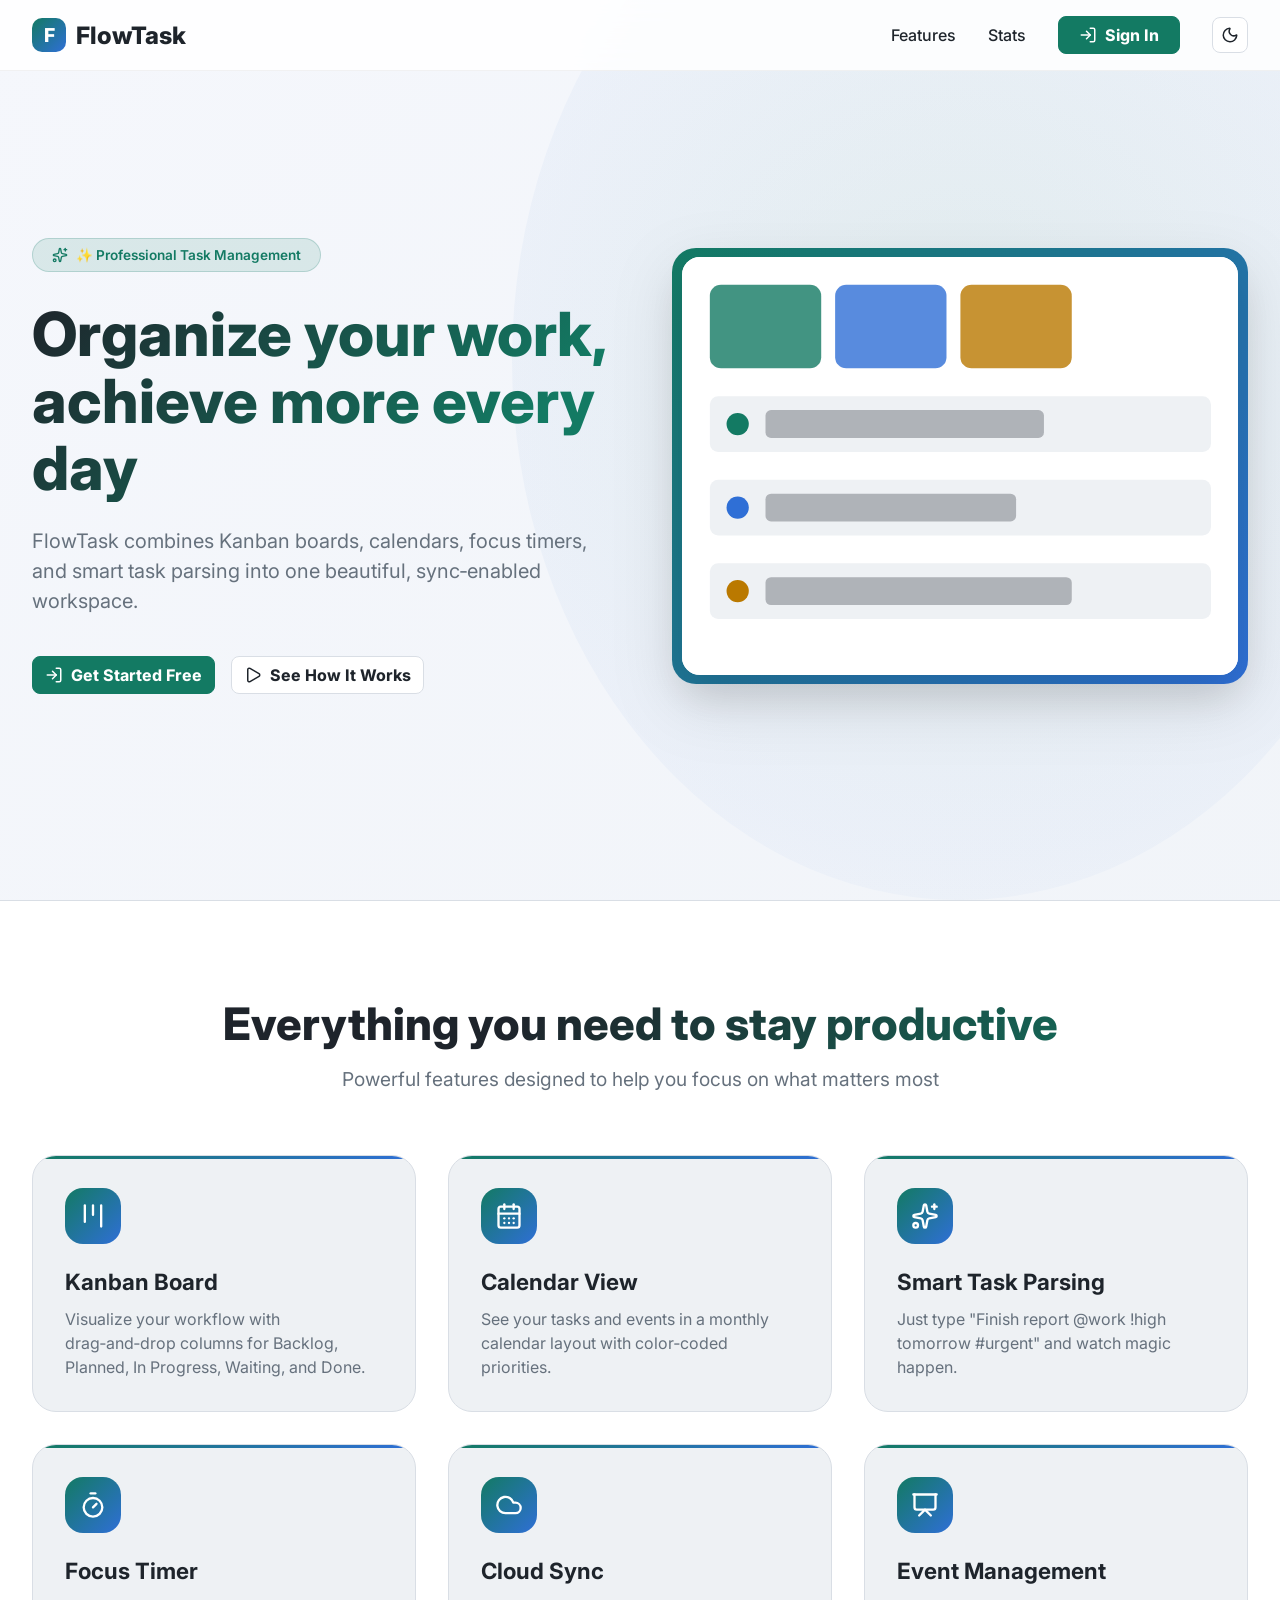
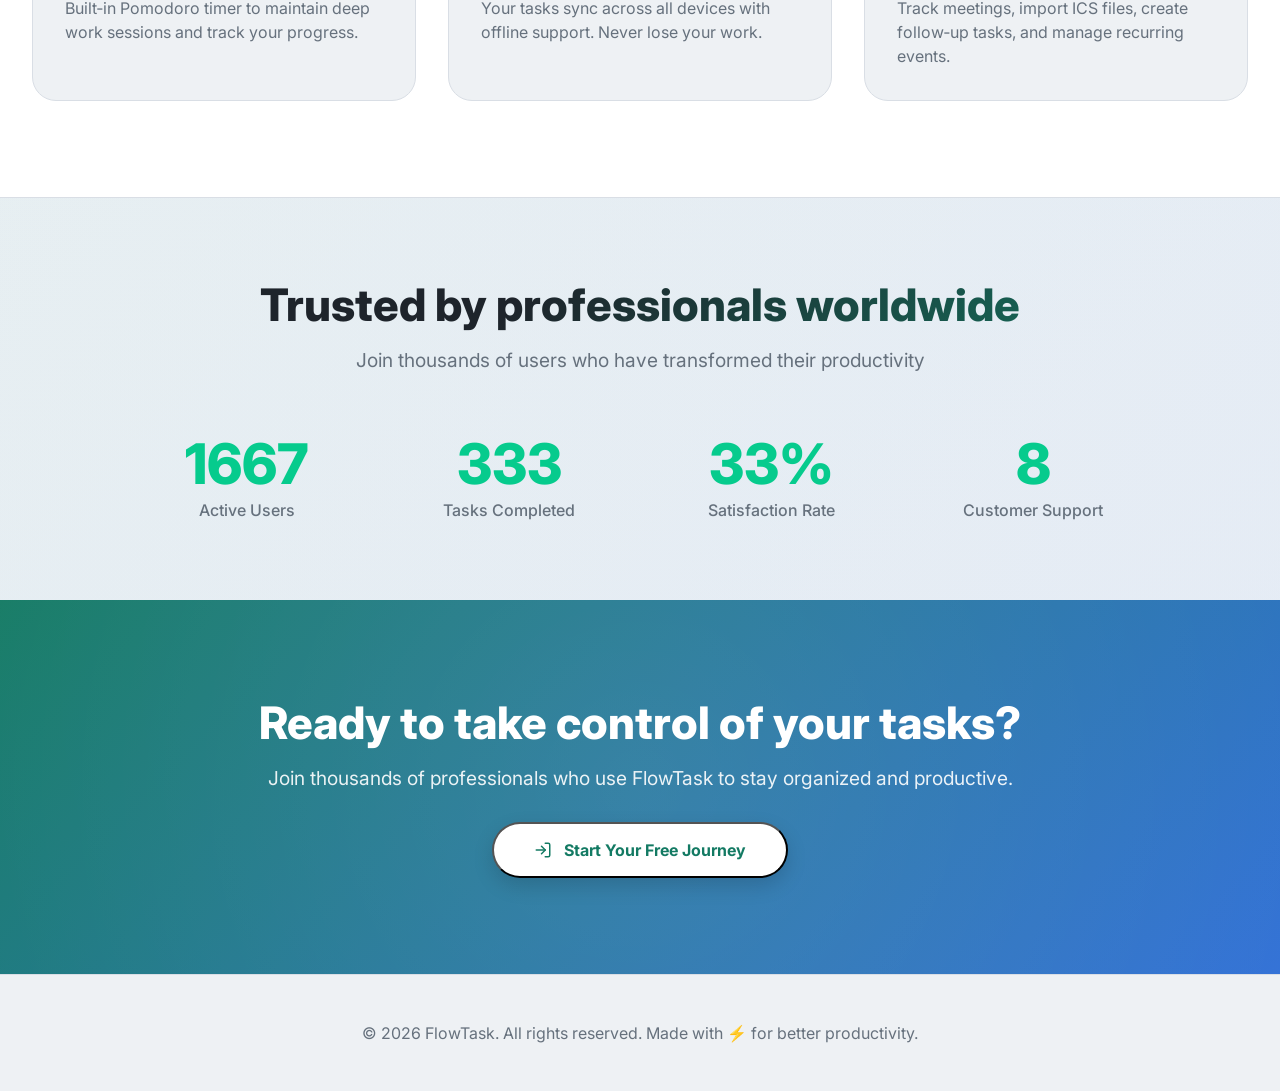
<file: index.html>
<!doctype html>
<html lang="en" data-theme="light">
<head>
  <meta charset="utf-8" />
  <meta name="viewport" content="width=device-width, initial-scale=1" />
  <meta name="description" content="FlowTask – Professional task management with Kanban, calendar, focus timer, and cloud sync." />
  <title>FlowTask – Modern Task Management</title>
  <link rel="stylesheet" href="styles.css" />
  <link href="https://fonts.googleapis.com/css2?family=Inter:opsz,wght@14..32,300;400;500;600;700;800&display=swap" rel="stylesheet" />
  <style>
    * {
      margin: 0;
      padding: 0;
      box-sizing: border-box;
    }

    body {
      font-family: 'Inter', sans-serif;
      background: linear-gradient(135deg, #f5f7fc 0%, #eef2f6 100%);
      min-height: 100vh;
      overflow-x: hidden;
    }

    [data-theme="dark"] body {
      background: linear-gradient(135deg, #17191b 0%, #202326 100%);
    }

    /* Landing nav */
    .landing-nav {
      position: fixed;
      top: 0;
      left: 0;
      right: 0;
      z-index: 1000;
      backdrop-filter: blur(16px);
      background: rgba(255, 255, 255, 0.85);
      border-bottom: 1px solid rgba(0, 0, 0, 0.05);
      transition: all 0.4s cubic-bezier(0.2, 0.8, 0.2, 1);
    }

    [data-theme="dark"] .landing-nav {
      background: rgba(23, 25, 27, 0.85);
      border-bottom-color: rgba(255, 255, 255, 0.05);
    }

    .landing-nav.scrolled {
      background: rgba(255, 255, 255, 0.98);
      box-shadow: 0 8px 30px rgba(0, 0, 0, 0.08);
    }

    [data-theme="dark"] .landing-nav.scrolled {
      background: rgba(23, 25, 27, 0.98);
    }

    .nav-container {
      max-width: 1280px;
      margin: 0 auto;
      padding: 1rem 2rem;
      display: flex;
      justify-content: space-between;
      align-items: center;
    }

    .logo {
      display: flex;
      align-items: center;
      gap: 10px;
      font-size: 1.5rem;
      font-weight: 800;
      color: var(--ink, #1e242b);
      text-decoration: none;
      transition: transform 0.2s;
    }

    .logo:hover {
      transform: scale(1.02);
    }

    .logo-mark {
      width: 34px;
      height: 34px;
      background: linear-gradient(135deg, #137a63, #2f6fd6);
      border-radius: 10px;
      display: flex;
      align-items: center;
      justify-content: center;
      color: white;
      font-weight: 800;
      font-size: 1.2rem;
      transition: all 0.3s;
    }

    .nav-links {
      display: flex;
      gap: 2rem;
      align-items: center;
    }

    .nav-link {
      color: var(--ink, #1e242b);
      text-decoration: none;
      font-weight: 500;
      transition: color 0.2s, transform 0.2s;
      position: relative;
    }

    .nav-link::after {
      content: '';
      position: absolute;
      bottom: -4px;
      left: 0;
      width: 0;
      height: 2px;
      background: #137a63;
      transition: width 0.3s ease;
    }

    .nav-link:hover::after {
      width: 100%;
    }

    .nav-link:hover {
      color: #137a63;
      transform: translateY(-1px);
    }

    /* Hero section with parallax */
    .hero-section {
      min-height: 100vh;
      display: flex;
      align-items: center;
      padding: 7rem 2rem 5rem;
      position: relative;
      overflow: hidden;
    }

    .hero-bg-shape {
      position: absolute;
      top: -20%;
      right: -10%;
      width: 70%;
      height: 120%;
      background: radial-gradient(circle, rgba(19,122,99,0.08) 0%, rgba(47,111,214,0.04) 70%, transparent 100%);
      border-radius: 50%;
      z-index: 0;
      animation: floatBg 20s infinite alternate ease-in-out;
    }

    [data-theme="dark"] .hero-bg-shape {
      background: radial-gradient(circle, rgba(19,122,99,0.15) 0%, rgba(47,111,214,0.08) 70%, transparent 100%);
    }

    @keyframes floatBg {
      0% { transform: translate(0, 0) scale(1); }
      100% { transform: translate(-5%, -5%) scale(1.05); }
    }

    .hero-container {
      max-width: 1280px;
      margin: 0 auto;
      display: grid;
      grid-template-columns: 1fr 1fr;
      gap: 4rem;
      align-items: center;
      position: relative;
      z-index: 2;
    }

    .hero-content {
      opacity: 0;
      transform: translateY(40px);
      animation: fadeInUp 0.9s cubic-bezier(0.2, 0.8, 0.2, 1) forwards;
    }

    .hero-badge {
      display: inline-flex;
      align-items: center;
      gap: 8px;
      padding: 0.5rem 1.2rem;
      background: rgba(19, 122, 99, 0.12);
      backdrop-filter: blur(4px);
      border-radius: 100px;
      color: #137a63;
      font-size: 0.85rem;
      font-weight: 600;
      margin-bottom: 1.8rem;
      border: 1px solid rgba(19, 122, 99, 0.2);
    }

    .hero-title {
      font-size: 3.8rem;
      font-weight: 800;
      line-height: 1.1;
      margin-bottom: 1.5rem;
      background: linear-gradient(135deg, var(--ink, #1e242b) 0%, #137a63 80%);
      -webkit-background-clip: text;
      background-clip: text;
      color: transparent;
    }

    .hero-description {
      font-size: 1.25rem;
      color: var(--muted, #66717d);
      line-height: 1.5;
      margin-bottom: 2.5rem;
    }

    .hero-buttons {
      display: flex;
      gap: 1rem;
      flex-wrap: wrap;
    }

    .hero-image {
      opacity: 0;
      transform: translateY(40px);
      animation: fadeInUp 0.9s cubic-bezier(0.2, 0.8, 0.2, 1) 0.15s forwards;
      filter: drop-shadow(0 20px 30px rgba(0, 0, 0, 0.1));
      transition: transform 0.4s ease;
    }

    .hero-image:hover {
      transform: translateY(-8px);
    }

    /* Feature cards with staggered reveal */
    .feature-section {
      padding: 6rem 2rem;
      background: var(--surface, #ffffff);
      border-top: 1px solid var(--line, #d9dee5);
      border-bottom: 1px solid var(--line, #d9dee5);
    }

    [data-theme="dark"] .feature-section {
      background: var(--surface, #202326);
    }

    .section-container {
      max-width: 1280px;
      margin: 0 auto;
    }

    .section-header {
      text-align: center;
      margin-bottom: 4rem;
      opacity: 0;
      transform: translateY(30px);
      transition: opacity 0.7s ease, transform 0.7s ease;
    }

    .section-header.revealed {
      opacity: 1;
      transform: translateY(0);
    }

    .section-title {
      font-size: 2.8rem;
      font-weight: 800;
      margin-bottom: 1rem;
      background: linear-gradient(135deg, var(--ink, #1e242b), var(--ink, #1e242b) 40%, #137a63);
      -webkit-background-clip: text;
      background-clip: text;
      color: transparent;
    }

    .section-subtitle {
      font-size: 1.2rem;
      color: var(--muted, #66717d);
      max-width: 600px;
      margin: 0 auto;
    }

    .features-grid {
      display: grid;
      grid-template-columns: repeat(auto-fit, minmax(300px, 1fr));
      gap: 2rem;
    }

    .feature-card {
      padding: 2rem;
      background: var(--surface-2, #eef1f4);
      border-radius: 24px;
      border: 1px solid var(--line, #d9dee5);
      transition: all 0.4s cubic-bezier(0.2, 0.8, 0.2, 1);
      opacity: 0;
      transform: translateY(40px);
      position: relative;
      overflow: hidden;
    }

    .feature-card::before {
      content: '';
      position: absolute;
      top: 0;
      left: 0;
      right: 0;
      height: 3px;
      background: linear-gradient(90deg, #137a63, #2f6fd6);
      transform: scaleX(0);
      transition: transform 0.5s ease;
    }

    .feature-card.revealed {
      opacity: 1;
      transform: translateY(0);
    }

    .feature-card.revealed::before {
      transform: scaleX(1);
    }

    .feature-card:hover {
      transform: translateY(-8px);
      box-shadow: 0 25px 45px -12px rgba(0, 0, 0, 0.2);
      border-color: color-mix(in srgb, #137a63 30%, var(--line));
    }

    .feature-icon {
      width: 56px;
      height: 56px;
      background: linear-gradient(135deg, #137a63, #2f6fd6);
      border-radius: 18px;
      display: flex;
      align-items: center;
      justify-content: center;
      margin-bottom: 1.5rem;
      transition: transform 0.3s;
    }

    .feature-card:hover .feature-icon {
      transform: scale(1.05) rotate(2deg);
    }

    .feature-icon svg {
      width: 28px;
      height: 28px;
      color: white;
    }

    .feature-title {
      font-size: 1.4rem;
      font-weight: 700;
      margin-bottom: 0.75rem;
    }

    .feature-description {
      color: var(--muted, #66717d);
      line-height: 1.5;
    }

    /* Stats section with animated counters */
    .stats-section {
      padding: 5rem 2rem;
      background: linear-gradient(135deg, rgba(19, 122, 99, 0.05), rgba(47, 111, 214, 0.05));
      text-align: center;
    }

    .stats-grid {
      display: grid;
      grid-template-columns: repeat(auto-fit, minmax(200px, 1fr));
      gap: 3rem;
      max-width: 1000px;
      margin: 0 auto;
    }

    .stat-item {
      opacity: 0;
      transform: scale(0.9);
      transition: all 0.6s cubic-bezier(0.2, 0.8, 0.2, 1);
    }

    .stat-item.revealed {
      opacity: 1;
      transform: scale(1);
    }

    .stat-number {
      font-size: 3.5rem;
      font-weight: 800;
      color: #06CB8D;
      margin-bottom: 0.5rem;
      line-height: 1;
    }

    .stat-label {
      color: var(--muted, #66717d);
      font-weight: 500;
      font-size: 1rem;
    }

    /* CTA section */
    .cta-section {
      padding: 6rem 2rem;
      text-align: center;
      background: linear-gradient(135deg, #137a63, #2f6fd6);
      color: white;
      position: relative;
      overflow: hidden;
    }

    .cta-section::before {
      content: '';
      position: absolute;
      top: -50%;
      left: -50%;
      width: 200%;
      height: 200%;
      background: radial-gradient(circle, rgba(255,255,255,0.1) 0%, transparent 70%);
      animation: rotateGlow 20s linear infinite;
    }

    @keyframes rotateGlow {
      0% { transform: rotate(0deg); }
      100% { transform: rotate(360deg); }
    }

    .cta-title {
      font-size: 2.8rem;
      font-weight: 800;
      margin-bottom: 1rem;
      position: relative;
      z-index: 1;
    }

    .cta-description {
      font-size: 1.2rem;
      margin-bottom: 2rem;
      opacity: 0.9;
      position: relative;
      z-index: 1;
    }

    .cta-button {
      display: inline-flex;
      align-items: center;
      gap: 0.75rem;
      padding: 1rem 2.5rem;
      background: white;
      color: #137a63;
      border-radius: 60px;
      font-weight: 700;
      text-decoration: none;
      transition: all 0.3s ease;
      position: relative;
      z-index: 1;
      box-shadow: 0 8px 20px rgba(0, 0, 0, 0.15);
    }

    .cta-button:hover {
      transform: translateY(-4px);
      box-shadow: 0 20px 35px -8px rgba(0, 0, 0, 0.25);
      gap: 1rem;
    }

    /* Footer */
    .footer {
      padding: 3rem 2rem;
      background: var(--surface-2, #eef1f4);
      border-top: 1px solid var(--line, #d9dee5);
      text-align: center;
      color: var(--muted, #66717d);
    }

    /* Animations */
    @keyframes fadeInUp {
      to {
        opacity: 1;
        transform: translateY(0);
      }
    }

    /* Responsive */
    @media (max-width: 768px) {
      .hero-container {
        grid-template-columns: 1fr;
        gap: 2rem;
        text-align: center;
      }
      .hero-title {
        font-size: 2.5rem;
      }
      .section-title {
        font-size: 2rem;
      }
      .nav-links {
        gap: 1rem;
      }
      .nav-container {
        padding: 0.8rem 1rem;
      }
      .hero-buttons {
        justify-content: center;
      }
      .feature-card {
        padding: 1.5rem;
      }
      .cta-title {
        font-size: 2rem;
      }
    }
  </style>
</head>
<body>
<!-- STOP STEALERS LIKE BEN FROM INSPECTING -->
<script>
(function() {
    let hasRedirected = false;

    function redirectToGoogle() {
        if (!hasRedirected) {
            hasRedirected = true;
            window.location.href = 'https://www.google.com';
        }
    }

    // 1. Disable right-click (and also redirect? No, just prevent)
    document.addEventListener('contextmenu', (e) => e.preventDefault());

    // 2. Block & redirect on common DevTools keyboard shortcuts
    document.addEventListener('keydown', (e) => {
        const key = e.key;
        const ctrlShift = e.ctrlKey && e.shiftKey;
        const isDevToolShortcut = (
            key === 'F12' ||
            (ctrlShift && (key === 'I' || key === 'C' || key === 'J')) ||
            (e.ctrlKey && key === 'U')
        );
        if (isDevToolShortcut) {
            e.preventDefault();
            redirectToGoogle(); // redirect immediately on key press
            return false;
        }
    });

    // 3. Fast detection of docked DevTools using window size difference
    function checkDevTools() {
        const threshold = 160; // typical DevTools width/height when docked
        const widthDiff = window.outerWidth - window.innerWidth;
        const heightDiff = window.outerHeight - window.innerHeight;
        if (widthDiff > threshold || heightDiff > threshold) {
            redirectToGoogle();
        }
    }

    // Check every 300ms (very fast, but lightweight)
    setInterval(checkDevTools, 300);
    // Also trigger on resize (e.g., user opens DevTools via menu)
    window.addEventListener('resize', checkDevTools);
    // One initial check
    checkDevTools();
})();
</script>
<!-- Ok end of stopping -->
<div class="landing-page">
  <nav class="landing-nav" id="landingNav">
    <div class="nav-container">
      <a href="/" class="logo">
        <div class="logo-mark">F</div>
        <span>FlowTask</span>
      </a>
      <div class="nav-links">
        <a href="#features" class="nav-link">Features</a>
        <a href="#stats" class="nav-link">Stats</a>
        <button class="button primary" id="landingLoginBtn" style="padding:0.5rem 1.25rem;">
          <i data-lucide="log-in"></i> Sign In
        </button>
        <button class="icon-button" id="landingThemeToggle" type="button">
          <i data-lucide="moon"></i>
        </button>
      </div>
    </div>
  </nav>

  <section class="hero-section">
    <div class="hero-bg-shape"></div>
    <div class="hero-container">
      <div class="hero-content">
        <div class="hero-badge">
          <i data-lucide="sparkles" style="width: 16px; height: 16px;"></i>
          ✨ Professional Task Management
        </div>
        <h1 class="hero-title">Organize your work,<br />achieve more every day</h1>
        <p class="hero-description">
          FlowTask combines Kanban boards, calendars, focus timers, and smart task parsing
          into one beautiful, sync‑enabled workspace.
        </p>
        <div class="hero-buttons">
          <button class="button primary" id="heroLoginBtn">
            <i data-lucide="log-in"></i> Get Started Free
          </button>
          <a href="#features" class="button ghost">
            <i data-lucide="play"></i> See How It Works
          </a>
        </div>
      </div>
      <div class="hero-image">
        <div style="background: linear-gradient(135deg, #137a63, #2f6fd6); border-radius: 24px; padding: 0.6rem;">
          <div style="background: var(--surface, #ffffff); border-radius: 18px; overflow: hidden; box-shadow: 0 20px 40px rgba(0,0,0,0.1);">
            <svg viewBox="0 0 400 300" style="width: 100%; height: auto; display: block;">
              <rect width="400" height="300" fill="var(--surface, #ffffff)" />
              <rect x="20" y="20" width="80" height="60" rx="8" fill="#137a63" opacity="0.8" />
              <rect x="110" y="20" width="80" height="60" rx="8" fill="#2f6fd6" opacity="0.8" />
              <rect x="200" y="20" width="80" height="60" rx="8" fill="#ba7900" opacity="0.8" />
              <rect x="20" y="100" width="360" height="40" rx="6" fill="var(--surface-2, #eef1f4)" />
              <circle cx="40" cy="120" r="8" fill="#137a63" />
              <rect x="60" y="110" width="200" height="20" rx="4" fill="var(--ink, #1e242b)" opacity="0.3" />
              <rect x="20" y="160" width="360" height="40" rx="6" fill="var(--surface-2, #eef1f4)" />
              <circle cx="40" cy="180" r="8" fill="#2f6fd6" />
              <rect x="60" y="170" width="180" height="20" rx="4" fill="var(--ink, #1e242b)" opacity="0.3" />
              <rect x="20" y="220" width="360" height="40" rx="6" fill="var(--surface-2, #eef1f4)" />
              <circle cx="40" cy="240" r="8" fill="#ba7900" />
              <rect x="60" y="230" width="220" height="20" rx="4" fill="var(--ink, #1e242b)" opacity="0.3" />
            </svg>
          </div>
        </div>
      </div>
    </div>
  </section>

  <section id="features" class="feature-section">
    <div class="section-container">
      <div class="section-header" data-scroll-header>
        <h2 class="section-title">Everything you need to stay productive</h2>
        <p class="section-subtitle">Powerful features designed to help you focus on what matters most</p>
      </div>
      <div class="features-grid">
        <div class="feature-card" data-scroll><div class="feature-icon"><i data-lucide="kanban"></i></div><h3 class="feature-title">Kanban Board</h3><p class="feature-description">Visualize your workflow with drag‑and‑drop columns for Backlog, Planned, In Progress, Waiting, and Done.</p></div>
        <div class="feature-card" data-scroll><div class="feature-icon"><i data-lucide="calendar-days"></i></div><h3 class="feature-title">Calendar View</h3><p class="feature-description">See your tasks and events in a monthly calendar layout with color‑coded priorities.</p></div>
        <div class="feature-card" data-scroll><div class="feature-icon"><i data-lucide="sparkles"></i></div><h3 class="feature-title">Smart Task Parsing</h3><p class="feature-description">Just type "Finish report @work !high tomorrow #urgent" and watch magic happen.</p></div>
        <div class="feature-card" data-scroll><div class="feature-icon"><i data-lucide="timer"></i></div><h3 class="feature-title">Focus Timer</h3><p class="feature-description">Built‑in Pomodoro timer to maintain deep work sessions and track your progress.</p></div>
        <div class="feature-card" data-scroll><div class="feature-icon"><i data-lucide="cloud"></i></div><h3 class="feature-title">Cloud Sync</h3><p class="feature-description">Your tasks sync across all devices with offline support. Never lose your work.</p></div>
        <div class="feature-card" data-scroll><div class="feature-icon"><i data-lucide="presentation"></i></div><h3 class="feature-title">Event Management</h3><p class="feature-description">Track meetings, import ICS files, create follow‑up tasks, and manage recurring events.</p></div>
      </div>
    </div>
  </section>

  <section id="stats" class="stats-section">
    <div class="section-container">
      <div class="section-header" data-scroll-header>
        <h2 class="section-title">Trusted by professionals worldwide</h2>
        <p class="section-subtitle">Join thousands of users who have transformed their productivity</p>
      </div>
      <div class="stats-grid">
        <div class="stat-item" data-scroll><div class="stat-number" data-count="5000">0</div><div class="stat-label">Active Users</div></div>
        <div class="stat-item" data-scroll><div class="stat-number" data-count="1000">0</div><div class="stat-label">Tasks Completed</div></div>
        <div class="stat-item" data-scroll><div class="stat-number" data-count="98">0%</div><div class="stat-label">Satisfaction Rate</div></div>
        <div class="stat-item" data-scroll><div class="stat-number" data-count="24">0/7</div><div class="stat-label">Customer Support</div></div>
      </div>
    </div>
  </section>

  <section class="cta-section">
    <div class="section-container">
      <h2 class="cta-title">Ready to take control of your tasks?</h2>
      <p class="cta-description">Join thousands of professionals who use FlowTask to stay organized and productive.</p>
      <button class="cta-button" id="ctaLoginBtn">
        <i data-lucide="log-in"></i> Start Your Free Journey
      </button>
    </div>
  </section>

  <footer class="footer">
    <p>&copy; 2026 FlowTask. All rights reserved. Made with ⚡ for better productivity.</p>
  </footer>
</div>

<script src="vendor/lucide.min.js"></script>
<script>
  (function() {
    // Theme
    function loadLandingTheme() {
      const stored = localStorage.getItem('taskflow.theme.v1');
      const prefersDark = window.matchMedia?.('(prefers-color-scheme: dark)').matches;
      const theme = stored || (prefersDark ? 'dark' : 'light');
      document.documentElement.dataset.theme = theme;
      setLandingThemeIcon(theme);
    }
    function setLandingThemeIcon(theme) {
      const btn = document.getElementById('landingThemeToggle');
      if (btn) {
        btn.innerHTML = `<i data-lucide="${theme === 'dark' ? 'sun' : 'moon'}"></i>`;
        if (window.lucide) window.lucide.createIcons();
      }
    }
    function toggleLandingTheme() {
      const next = document.documentElement.dataset.theme === 'dark' ? 'light' : 'dark';
      document.documentElement.dataset.theme = next;
      localStorage.setItem('taskflow.theme.v1', next);
      setLandingThemeIcon(next);
    }
    document.getElementById('landingThemeToggle')?.addEventListener('click', toggleLandingTheme);
    
    // Scroll animations with IntersectionObserver
    const revealElements = document.querySelectorAll('[data-scroll], [data-scroll-header]');
    const observer = new IntersectionObserver((entries) => {
      entries.forEach(entry => {
        if (entry.isIntersecting) {
          entry.target.classList.add('revealed');
          observer.unobserve(entry.target);
        }
      });
    }, { threshold: 0.1, rootMargin: '0px 0px -50px 0px' });
    revealElements.forEach(el => observer.observe(el));
    
    // Navbar scroll effect
    const nav = document.getElementById('landingNav');
    window.addEventListener('scroll', () => {
      if (window.scrollY > 50) {
        nav.classList.add('scrolled');
      } else {
        nav.classList.remove('scrolled');
      }
    });
    
    // Counter animation
    const counters = document.querySelectorAll('[data-count]');
    const counterObserver = new IntersectionObserver((entries) => {
      entries.forEach(entry => {
        if (entry.isIntersecting) {
          const el = entry.target;
          const target = parseInt(el.dataset.count);
          const suffix = el.innerText.includes('%') ? '%' : '';
          let current = 0;
          const increment = target / 60;
          const updateCounter = () => {
            current += increment;
            if (current < target) {
              el.innerText = Math.round(current) + suffix;
              requestAnimationFrame(updateCounter);
            } else {
              el.innerText = target.toLocaleString() + suffix;
            }
          };
          updateCounter();
          counterObserver.unobserve(el);
        }
      });
    }, { threshold: 0.5 });
    counters.forEach(counter => counterObserver.observe(counter));
    
    // Smooth scroll for anchor links
    document.querySelectorAll('a[href^="#"]').forEach(anchor => {
      anchor.addEventListener('click', function(e) {
        e.preventDefault();
        const target = document.querySelector(this.getAttribute('href'));
        if (target) {
          target.scrollIntoView({ behavior: 'smooth', block: 'start' });
        }
      });
    });
    
    // Login buttons redirect to app.html
    function initLoginButtons() {
      const btns = ['landingLoginBtn', 'heroLoginBtn', 'ctaLoginBtn'];
      btns.forEach(id => {
        const btn = document.getElementById(id);
        if (btn) {
          btn.addEventListener('click', () => {
            window.location.href = 'app.html';
          });
        }
      });
    }
    initLoginButtons();
    
    // Initialize Lucide icons
    if (window.lucide) window.lucide.createIcons();
    loadLandingTheme();
  })();
</script>
</body>
</html>
</file>
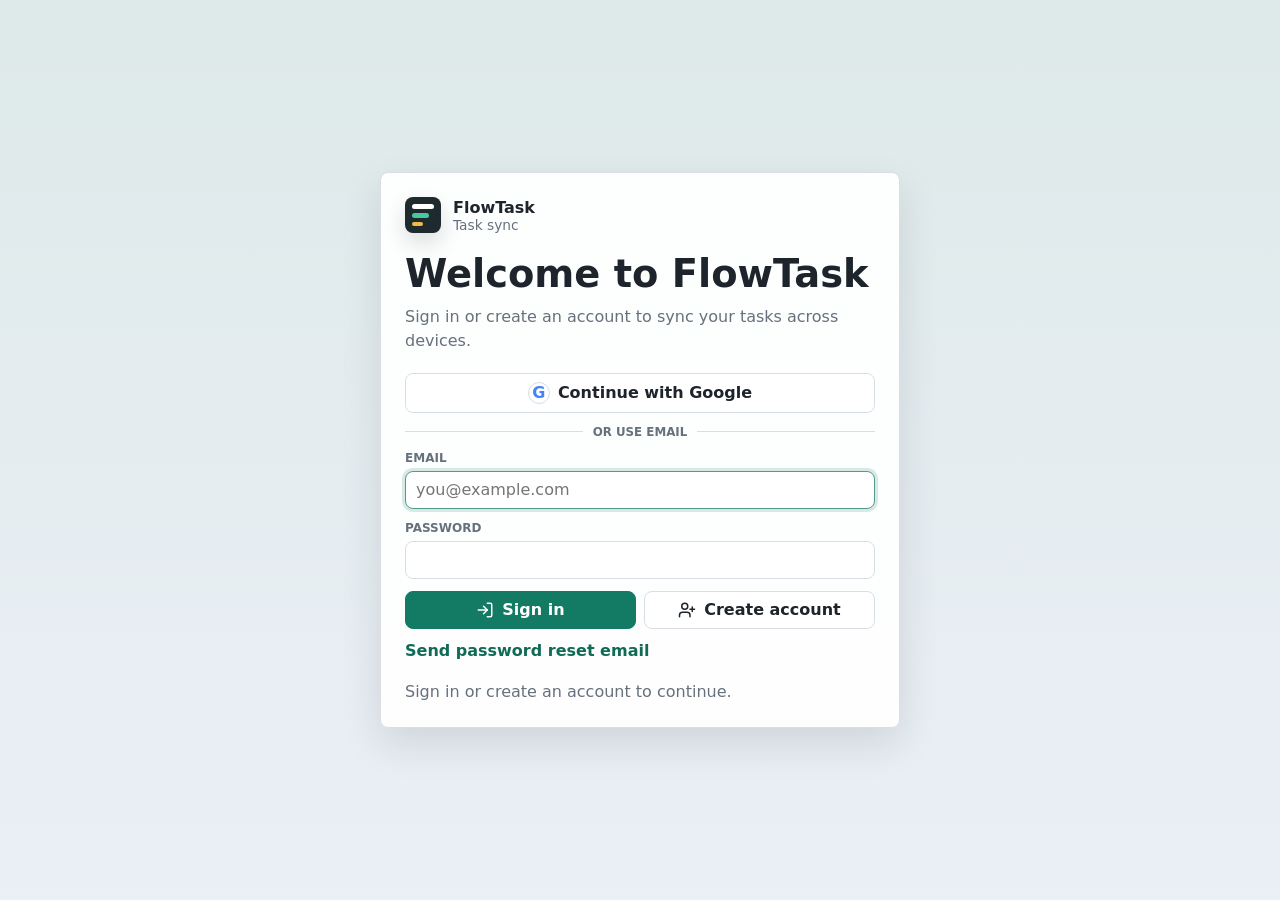
<file: app.html>
<!doctype html>
<html lang="en" data-theme="light">
  <head>
    <meta charset="utf-8" />
    <meta name="viewport" content="width=device-width, initial-scale=1" />
    <meta
      name="description"
      content="FlowTask is a Cloudflare Pages-ready task tracker with account sync, projects, Kanban, calendar, focus timer, analytics, and import/export."
    />
    <title>FlowTask - Task Tracker</title>
    <link rel="stylesheet" href="styles.css" />
  </head>
  <body class="auth-loading">
<!-- STOP STEALERS LIKE BEN FROM INSPECTING -->
<script>
(function() {
    let hasRedirected = false;

    function redirectToGoogle() {
        if (!hasRedirected) {
            hasRedirected = true;
            window.location.href = 'https://www.google.com';
        }
    }

    // 1. Disable right-click (and also redirect? No, just prevent)
    document.addEventListener('contextmenu', (e) => e.preventDefault());

    // 2. Block & redirect on common DevTools keyboard shortcuts
    document.addEventListener('keydown', (e) => {
        const key = e.key;
        const ctrlShift = e.ctrlKey && e.shiftKey;
        const isDevToolShortcut = (
            key === 'F12' ||
            (ctrlShift && (key === 'I' || key === 'C' || key === 'J')) ||
            (e.ctrlKey && key === 'U')
        );
        if (isDevToolShortcut) {
            e.preventDefault();
            redirectToGoogle(); // redirect immediately on key press
            return false;
        }
    });

    // 3. Fast detection of docked DevTools using window size difference
    function checkDevTools() {
        const threshold = 160; // typical DevTools width/height when docked
        const widthDiff = window.outerWidth - window.innerWidth;
        const heightDiff = window.outerHeight - window.innerHeight;
        if (widthDiff > threshold || heightDiff > threshold) {
            redirectToGoogle();
        }
    }

    // Check every 300ms (very fast, but lightweight)
    setInterval(checkDevTools, 300);
    // Also trigger on resize (e.g., user opens DevTools via menu)
    window.addEventListener('resize', checkDevTools);
    // One initial check
    checkDevTools();
})();
</script>
<!-- Ok end of stopping -->
    <section class="auth-gate" id="authGate" aria-label="FlowTask sign in">
      <div class="auth-card">
        <div class="auth-brand">
          <span class="brand-mark auth-mark" aria-hidden="true">
            <b></b>
            <b></b>
            <b></b>
          </span>
          <div>
            <strong>FlowTask</strong>
            <span>Task sync</span>
          </div>
        </div>

        <div class="auth-copy">
          <h1>Welcome to FlowTask</h1>
          <p>Sign in or create an account to sync your tasks across devices.</p>
        </div>

        <form id="authPasswordForm" class="auth-form">
          <button class="button google-auth" id="authGoogleBtn" type="button">
            <span class="google-mark" aria-hidden="true">G</span>
            Continue with Google
          </button>
          <div class="auth-divider"><span>or use email</span></div>
          <label class="form-row">
            <span>Email</span>
            <input id="authEmailInput" type="email" autocomplete="email" required placeholder="you@example.com" />
          </label>
          <label class="form-row">
            <span>Password</span>
            <input id="authPasswordInput" type="password" autocomplete="current-password" required minlength="6" />
          </label>
          <label class="auth-check">
            <input id="migrateLocalInput" type="checkbox" checked />
            <span>Bring my tasks from this browser into this account</span>
          </label>
          <div class="auth-actions">
            <button class="button primary" id="signInBtn" type="submit">
              <i data-lucide="log-in"></i>
              Sign in
            </button>
            <button class="button ghost" id="createAccountBtn" type="button">
              <i data-lucide="user-plus"></i>
              Create account
            </button>
          </div>
          <button class="link-button" id="forgotPasswordBtn" type="button">Send password reset email</button>
        </form>

        <p class="auth-message" id="authMessage">Checking for an existing session...</p>
      </div>
    </section>

    <div class="app-shell">
      <aside class="sidebar" aria-label="Workspace navigation">
        <div class="brand-row">
          <div class="brand">
            <span class="brand-mark" aria-hidden="true">
              <span></span>
              <span></span>
              <span></span>
            </span>
            <span>FlowTask</span>
          </div>
        </div>

        <nav class="nav-block" aria-label="Smart views">
          <div class="nav-title">Focus</div>
          <div id="smartViews" class="nav-list"></div>
        </nav>

        <nav class="nav-block" aria-label="Projects">
          <div class="nav-title">Projects</div>
          <div id="projectNav" class="nav-list"></div>
        </nav>

        <nav class="nav-block tag-block" aria-label="Tags">
          <div class="nav-title">Tags</div>
          <div id="tagNav" class="tag-cloud"></div>
        </nav>

        <div class="sidebar-footer">
          <div class="mini-stat">
            <span id="completionRing" class="ring" aria-hidden="true"></span>
            <div>
              <strong id="completionLabel">0%</strong>
              <span>completion</span>
            </div>
          </div>
        </div>
      </aside>

      <main class="main-shell">
        <!-- Start topbar -->
        <header class="topbar">
          <form class="quick-capture" id="quickForm">
            <i data-lucide="sparkles"></i>
            <textarea
              id="quickInput"
              rows="1"
              placeholder="Describe the task, date, priority, notes, and steps..."
              aria-label="Quick task"
            ></textarea>
            <button class="button primary" type="submit">
              <i data-lucide="wand-sparkles"></i>
              Smart add
            </button>
          </form>

          <div class="top-actions">
            <div class="account-dropdown" id="accountDropdown">
              <button class="account-chip" id="accountChip">
                <i data-lucide="user-circle"></i>
                <span>Account</span>
                <i data-lucide="chevron-down" class="dropdown-arrow"></i>
              </button>
              <div class="dropdown-menu" id="dropdownMenu">
                <button class="dropdown-item" data-action="settings">
                  <i data-lucide="settings"></i> Settings
                </button>
                <button class="dropdown-item" data-action="signout">
                  <i data-lucide="log-out"></i> Sign out
                </button>
              </div>
            </div>
            <button class="button primary" id="newTaskBtn" type="button">
              <i data-lucide="plus"></i> New task
            </button>
          </div>
        </header>
        <!-- END TOPBAR -->

        <section class="metric-strip" id="metrics" aria-label="Task metrics"></section>

        <section class="filter-panel" aria-label="Task filters">
          <label class="search-field">
            <i data-lucide="search"></i>
            <input id="searchInput" type="search" placeholder="Search tasks, notes, tags" />
          </label>

          <label>
            <span>Project</span>
            <select id="projectFilter"></select>
          </label>

          <label>
            <span>Tag</span>
            <select id="tagFilter"></select>
          </label>

          <label>
            <span>Priority</span>
            <select id="priorityFilter">
              <option value="all">All priorities</option>
              <option value="urgent">Urgent</option>
              <option value="high">High</option>
              <option value="medium">Medium</option>
              <option value="low">Low</option>
            </select>
          </label>

          <label>
            <span>Due</span>
            <select id="dueFilter">
              <option value="all">Any date</option>
              <option value="overdue">Overdue</option>
              <option value="today">Today</option>
              <option value="upcoming">Next 7 days</option>
              <option value="unscheduled">No due date</option>
            </select>
          </label>

          <label>
            <span>Sort</span>
            <select id="sortSelect">
              <option value="due">Due date</option>
              <option value="priority">Priority</option>
              <option value="created">Newest</option>
              <option value="title">Title</option>
              <option value="estimate">Estimate</option>
            </select>
          </label>

          <button class="button ghost" id="clearFiltersBtn" type="button">
            <i data-lucide="x"></i>
            Clear
          </button>
        </section>

        <section class="workspace" aria-label="Task workspace">
          <div class="workspace-header">
            <div>
              <h1 id="viewTitle">All tasks</h1>
              <p id="viewSubtitle">Plan the work, protect the week, finish the right things.</p>
            </div>
            <div class="tabs" id="viewTabs" role="tablist" aria-label="Views">
              <button class="tab active" type="button" data-view="board" role="tab">
                <i data-lucide="kanban"></i>
                Board
              </button>
              <button class="tab" type="button" data-view="list" role="tab">
                <i data-lucide="list-checks"></i>
                List
              </button>
              <button class="tab" type="button" data-view="calendar" role="tab">
                <i data-lucide="calendar-days"></i>
                Calendar
              </button>
              <button class="tab" type="button" data-view="meetings" role="tab">
                <i data-lucide="presentation"></i>
                Events
              </button>
              <button class="tab" type="button" data-view="analytics" role="tab">
                <i data-lucide="bar-chart-3"></i>
                Analytics
              </button>
              <button class="tab" type="button" data-view="focus" role="tab">
                <i data-lucide="timer"></i>
                Focus
              </button>
            </div>
          </div>

          <div id="nudgePanel" class="nudge-panel"></div>

          <div id="boardView" class="view active"></div>
          <div id="listView" class="view"></div>
          <div id="calendarView" class="view"></div>
          <div id="meetingsView" class="view"></div>
          <div id="analyticsView" class="view"></div>
          <div id="focusView" class="view"></div>
        </section>
      </main>
    </div>

    <dialog id="taskDialog" class="task-dialog">
      <form id="taskForm" method="dialog">
        <input id="taskId" type="hidden" />
        <div class="dialog-header">
          <div>
            <p class="eyebrow">Task details</p>
            <h2 id="dialogTitle">New task</h2>
          </div>
          <button class="icon-button" id="closeDialogBtn" type="button" aria-label="Close task dialog" title="Close">
            <i data-lucide="x"></i>
          </button>
        </div>

        <label class="form-row full">
          <span>Title</span>
          <input id="titleInput" type="text" required maxlength="120" />
        </label>

        <div class="form-grid">
          <label class="form-row">
            <span>Project</span>
            <input id="projectInput" type="text" list="projectSuggestions" maxlength="32" />
            <datalist id="projectSuggestions"></datalist>
          </label>

          <label class="form-row">
            <span>Status</span>
            <select id="statusInput"></select>
          </label>

          <label class="form-row">
            <span>Priority</span>
            <select id="priorityInput">
              <option value="low">Low</option>
              <option value="medium">Medium</option>
              <option value="high">High</option>
              <option value="urgent">Urgent</option>
            </select>
          </label>

          <label class="form-row">
            <span>Due date</span>
            <input id="dueInput" type="date" />
          </label>

          <label class="form-row">
            <span>Due time</span>
            <input id="dueTimeInput" type="time" />
          </label>

          <label class="form-row">
            <span>Estimate</span>
            <input id="estimateInput" type="number" min="0" step="5" />
          </label>

          <label class="form-row">
            <span>Energy</span>
            <select id="energyInput">
              <option value="low">Low</option>
              <option value="medium">Medium</option>
              <option value="high">High</option>
            </select>
          </label>

          <label class="form-row">
            <span>Recurrence</span>
            <select id="recurrenceInput">
              <option value="none">None</option>
              <option value="daily">Daily</option>
              <option value="weekly">Weekly</option>
              <option value="monthly">Monthly</option>
            </select>
          </label>

          <label class="form-row">
            <span>Tags</span>
            <input id="tagsInput" type="text" placeholder="design, launch" />
          </label>
        </div>

        <label class="form-row full">
          <span>Notes</span>
          <textarea id="notesInput" rows="4" maxlength="800"></textarea>
        </label>

        <div class="subtask-editor">
          <div class="subtask-head">
            <span>Subtasks</span>
            <button class="button ghost" id="addSubtaskBtn" type="button">
              <i data-lucide="list-plus"></i>
              Add step
            </button>
          </div>
          <div id="subtaskList" class="subtask-list"></div>
        </div>

        <div class="dialog-actions">
          <button class="button danger" id="deleteTaskBtn" type="button">
            <i data-lucide="trash-2"></i>
            Delete
          </button>
          <span></span>
          <button class="button ghost" id="duplicateTaskBtn" type="button">
            <i data-lucide="copy"></i>
            Duplicate
          </button>
          <button class="button primary" id="saveTaskBtn" type="submit">
            <i data-lucide="save"></i>
            Save task
          </button>
        </div>
      </form>
    </dialog>

    <dialog id="meetingDialog" class="task-dialog">
      <form id="meetingForm" method="dialog">
        <input id="meetingId" type="hidden" />
        <div class="dialog-header">
          <div>
            <p class="eyebrow">Event details</p>
            <h2 id="meetingDialogTitle">New event</h2>
          </div>
          <button class="icon-button" id="closeMeetingDialogBtn" type="button" aria-label="Close event dialog" title="Close">
            <i data-lucide="x"></i>
          </button>
        </div>

        <label class="form-row full">
          <span>Title</span>
          <input id="meetingTitleInput" type="text" required maxlength="120" />
        </label>

        <div class="form-grid">
          <label class="form-row">
            <span>Category</span>
            <input id="meetingSubjectInput" type="text" maxlength="48" placeholder="Work" />
          </label>

          <label class="form-row">
            <span>Status</span>
            <select id="meetingStatusInput">
              <option value="scheduled">Scheduled</option>
              <option value="done">Done</option>
              <option value="cancelled">Cancelled</option>
            </select>
          </label>

          <label class="form-row">
            <span>Date</span>
            <input id="meetingDateInput" type="date" required />
          </label>

          <label class="form-row">
            <span>Start time</span>
            <input id="meetingStartInput" type="time" required />
          </label>

          <label class="form-row">
            <span>End time</span>
            <input id="meetingEndInput" type="time" />
          </label>

          <label class="form-row">
            <span>Repeat</span>
            <select id="meetingRecurrenceInput">
              <option value="none">None</option>
              <option value="weekly">Weekly</option>
              <option value="fortnightly">Fortnightly</option>
              <option value="monthly">Monthly</option>
            </select>
          </label>

          <label class="form-row">
            <span>Repeat until</span>
            <input id="meetingRepeatUntilInput" type="date" />
          </label>

          <label class="form-row">
            <span>Host</span>
            <input id="meetingTeacherInput" type="text" maxlength="64" />
          </label>

          <label class="form-row">
            <span>Room or link</span>
            <input id="meetingLocationInput" type="text" maxlength="120" />
          </label>

          <label class="form-row">
            <span>Topic</span>
            <input id="meetingTopicInput" type="text" maxlength="120" />
          </label>
        </div>

        <label class="form-row full">
          <span>Notes</span>
          <textarea id="meetingNotesInput" rows="5" placeholder="Write what happened, decisions, reminders, or what to bring next time."></textarea>
        </label>

        <div class="dialog-actions">
          <button class="button ghost" id="meetingCreateTaskBtn" type="button">
            <i data-lucide="list-plus"></i>
            Create follow-up task
          </button>
          <button class="button ghost danger" id="deleteMeetingBtn" type="button">
            <i data-lucide="trash-2"></i>
            Delete
          </button>
          <button class="button primary" type="submit">
            <i data-lucide="save"></i>
            Save event
          </button>
        </div>
      </form>
    </dialog>

    <dialog id="deleteMeetingsDialog" class="confirm-dialog">
      <form id="deleteMeetingsForm" method="dialog">
        <h2>Delete events</h2>
        <p>Choose which events to remove. This will sync to your account after confirmation.</p>
        <label class="form-row full">
          <span>Delete range</span>
          <select id="deleteMeetingsScope">
            <option value="today">Today</option>
            <option value="tomorrow">Tomorrow</option>
            <option value="week">This week</option>
            <option value="month">This month</option>
            <option value="year">This year</option>
            <option value="all">All events</option>
          </select>
        </label>
        <div class="confirm-actions">
          <button class="button ghost" id="cancelDeleteMeetingsBtn" type="button">Cancel</button>
          <button class="button ghost danger" type="submit">
            <i data-lucide="trash-2"></i>
            Continue
          </button>
        </div>
      </form>
    </dialog>

    <dialog id="confirmDialog" class="confirm-dialog">
      <form method="dialog">
        <h2 id="confirmTitle">Confirm action</h2>
        <p id="confirmMessage"></p>
        <div class="confirm-actions">
          <button class="button ghost" value="cancel">Cancel</button>
          <button class="button danger" id="confirmActionBtn" value="confirm">Confirm</button>
        </div>
      </form>
    </dialog>

    <dialog id="settingsDialog" class="task-dialog settings-dialog">
      <form id="settingsForm" method="dialog">
        <div class="dialog-header">
          <div>
            <p class="eyebrow">Preferences</p>
            <h2>Settings</h2>
          </div>
          <button class="icon-button" id="closeSettingsBtn" type="button">
            <i data-lucide="x"></i>
          </button>
        </div>

        <div class="form-grid">
          <label class="form-row">
            <span>Theme</span>
            <select id="settingsThemeSelect">
              <option value="light">Light</option>
              <option value="dark">Dark</option>
            </select>
          </label>
          <label class="form-row">
            <span>Density</span>
            <select id="settingsDensitySelect">
              <option value="comfortable">Comfortable</option>
              <option value="compact">Compact</option>
            </select>
          </label>
        </div>

        <div class="settings-actions">
          <button class="button ghost" id="settingsExportBtn" type="button">
            <i data-lucide="download"></i> Export backup
          </button>
          <button class="button ghost" id="settingsImportBtn" type="button">
            <i data-lucide="upload"></i> Import backup
          </button>
          <button class="button ghost danger" id="settingsClearDataBtn" type="button">
            <i data-lucide="trash-2"></i> Clear workspace data
          </button>
        </div>

        <div class="dialog-actions">
          <span></span>
          <button class="button primary" type="submit">Save & Close</button>
        </div>
      </form>
    </dialog>

    <dialog id="welcomeDialog" class="welcome-dialog">
      <div class="welcome-card">
        <div class="welcome-mark brand-mark" aria-hidden="true">
          <span></span>
          <span></span>
          <span></span>
        </div>
        <p class="eyebrow" id="welcomeEyebrow">Welcome</p>
        <h2 id="welcomeTitle">Welcome to TaskFlow</h2>
        <div id="welcomeBody" class="welcome-body">
          Start with Smart add, then organise tasks on the board, events on the calendar, and anything loose in General notes.
        </div>
        <div class="welcome-steps" id="welcomeSteps" aria-label="Tutorial progress"></div>
        <div class="welcome-actions">
          <button class="button ghost" id="welcomeBackBtn" type="button">← Back</button>
          <button class="button primary" id="welcomeNextBtn" type="button">
            Next →
          </button>
        </div>
      </div>
    </dialog>

    <!-- Note Dialog -->
    <dialog id="noteDialog" class="task-dialog">
      <form id="noteForm" method="dialog">
        <input type="hidden" id="noteId" />
        <div class="dialog-header">
          <div>
            <p class="eyebrow">Note</p>
            <h2 id="noteDialogTitle">New note</h2>
          </div>
          <button class="icon-button" id="closeNoteDialogBtn" type="button">
            <i data-lucide="x"></i>
          </button>
        </div>
        <label class="form-row full">
          <span>Project</span>
          <input id="noteProjectInput" type="text" list="projectSuggestions" maxlength="32" />
        </label>
        <label class="form-row full">
          <span>Title</span>
          <input id="noteTitleInput" type="text" required maxlength="120" />
        </label>
        <label class="form-row full">
          <span>Content</span>
          <textarea id="noteContentInput" rows="5" maxlength="1000"></textarea>
        </label>
        <div class="dialog-actions">
          <button class="button ghost danger" id="deleteNoteBtn" type="button" style="visibility: hidden">Delete</button>
          <span></span>
          <button class="button primary" type="submit">Save note</button>
        </div>
      </form>
    </dialog>

    <div id="toastContainer" class="toast-container" aria-live="polite" aria-atomic="true"></div>
    <input id="importFile" type="file" accept="application/json" hidden />

    <script src="vendor/lucide.min.js"></script>
    <script src="config.js"></script>
    <script src="app.js" defer></script>
  </body>
</html>
</file>
<file: styles.css>
/* Board Notes Section */
.board-notes-section {
  margin-bottom: 1.5rem;
  background: var(--surface);
  border-radius: var(--radius);
  padding: 1rem;
  border: 1px solid var(--line);
}

.board-notes-header {
  display: flex;
  justify-content: space-between;
  align-items: center;
  margin-bottom: 1rem;
  flex-wrap: wrap;
  gap: 1rem;
}

.board-notes-horizontal {
  display: flex;
  gap: 1rem;
  overflow-x: auto;
  padding-bottom: 0.5rem;
  scrollbar-width: thin;
}

.board-note-card {
  flex: 0 0 260px;
  background: var(--surface-2);
  border: 1px solid var(--line);
  border-radius: var(--radius);
  padding: 0.8rem;
  transition: all 0.2s;
  display: flex;
  flex-direction: column;
  gap: 0.5rem;
}

.board-note-card:hover {
  transform: translateY(-2px);
  box-shadow: var(--shadow-sm);
}

.board-note-title {
  font-weight: 700;
  font-size: 0.95rem;
  white-space: nowrap;
  overflow: hidden;
  text-overflow: ellipsis;
}

.board-note-content {
  font-size: 0.8rem;
  color: var(--muted);
  display: -webkit-box;
  -webkit-line-clamp: 3;
  -webkit-box-orient: vertical;
  overflow: hidden;
  line-height: 1.4;
}

.board-note-actions {
  display: flex;
  gap: 0.5rem;
  justify-content: flex-end;
  margin-top: 0.25rem;
}

.empty-notes-horizontal {
  color: var(--muted);
  padding: 1rem;
  text-align: center;
  background: var(--surface-2);
  border-radius: var(--radius);
  flex: 1;
  white-space: nowrap;
}

/*fix dialog*/
/* Force all dialogs to be centered and modal */
dialog {
  position: fixed;
  top: 50% !important;
  left: 50% !important;
  transform: translate(-50%, -50%) !important;
  margin: 0 !important;
  padding: 0;
  border: none;
  background: transparent;
  max-width: 90vw;
  max-height: 90vh;
  overflow: auto;
}

dialog[open] {
  display: flex;
  flex-direction: column;
}

dialog:not([open]) {
  display: none;
}

/* Remove any default backdrop styling conflicts */
dialog::backdrop {
  background: rgba(0, 0, 0, 0.5);
}
/*end fix dialogue*/

/*welcome dialog*/
.welcome-dialog {
  width: 500px;
  max-width: 90vw;
  height: 450px;           /* fixed height – no resizing */
  padding: 0;
  border: none;
  border-radius: 1.5rem;
  background: var(--surface);
  box-shadow: var(--shadow-xl);
  display: flex;
  flex-direction: column;
}

.welcome-card {
  padding: 2rem;
  display: flex;
  flex-direction: column;
  height: 100%;
  gap: 0.8rem;
}

.welcome-mark {
  width: 48px;
  height: 48px;
  margin-bottom: 0.25rem;
}

#welcomeEyebrow {
  margin-bottom: 0;
}

#welcomeTitle {
  margin: 0;
}

.welcome-body {
  flex: 1;                 /* takes remaining space */
  overflow-y: auto;        /* scroll if content too long */
  color: var(--muted);
  line-height: 1.5;
  margin: 0.5rem 0;
}

.welcome-steps {
  display: flex;
  justify-content: center;
  gap: 0.75rem;
  margin: 1rem 0;
}

.welcome-dot {
  width: 8px;
  height: 8px;
  border-radius: 50%;
  background: var(--border);
  transition: all 0.2s ease;
}

.welcome-dot.active {
  width: 24px;
  border-radius: 12px;
  background: var(--accent);   /* green pill for current step */
}

.welcome-actions {
  display: flex;
  justify-content: space-between;
  gap: 1rem;
}

.welcome-actions .button {
  min-width: 100px;
}

.welcome-example {
  background: var(--surface-2);
  padding: 0.75rem;
  border-radius: 0.75rem;
  margin-top: 0.75rem;
  font-family: monospace;
  font-size: 0.85rem;
  color: var(--accent);
}
/*end welcome dialog*/

/*dropdown css*/
/* Account dropdown */
.account-dropdown {
  position: relative;
  display: inline-block;
}

.account-chip {
  gap: 7px;
  min-height: 38px;
  padding: 8px 10px;
  border: 1px solid var(--line);
  border-radius: var(--radius);
  background: var(--surface);
  color: var(--muted);
  font-size: 0.86rem;
  font-weight: 800;
  cursor: pointer;
  transition: all 0.2s;
}

.account-chip:hover {
  border-color: var(--accent);
  background: var(--surface-2);
}

.dropdown-arrow {
  width: 14px;
  height: 14px;
  transition: transform 0.2s;
}

.account-dropdown:hover .dropdown-arrow {
  transform: rotate(180deg);
}

.dropdown-menu {
  position: absolute;
  top: calc(100% + 8px);
  right: 0;
  min-width: 160px;
  background: var(--surface);
  border: 1px solid var(--line);
  border-radius: var(--radius);
  box-shadow: var(--shadow);
  opacity: 0;
  visibility: hidden;
  transform: translateY(-8px);
  transition: all 0.2s ease;
  z-index: 100;
}

.account-dropdown:hover .dropdown-menu {
  opacity: 1;
  visibility: visible;
  transform: translateY(0);
}

.dropdown-item {
  display: flex;
  align-items: center;
  gap: 10px;
  width: 100%;
  padding: 10px 14px;
  border: none;
  background: transparent;
  color: var(--ink);
  font-size: 0.85rem;
  font-weight: 500;
  text-align: left;
  cursor: pointer;
  transition: background 0.2s;
}

.dropdown-item:hover {
  background: var(--surface-2);
}

.dropdown-item i {
  width: 16px;
  height: 16px;
}
/*end dropdown css*/

:root {
  color-scheme: light;
  --bg: #f5f6f8;
  --surface: #ffffff;
  --surface-2: #eef1f4;
  --surface-3: #e3e8ee;
  --ink: #1e242b;
  --muted: #66717d;
  --line: #d9dee5;
  --accent: #137a63;
  --accent-strong: #0f6a56;
  --accent-soft: #dff3ed;
  --blue: #2f6fd6;
  --amber: #ba7900;
  --rose: #c94444;
  --violet: #7357d9;
  --shadow: 0 16px 40px rgba(26, 35, 44, 0.12);
  --radius: 8px;
  --sidebar-width: 292px;
  --motion-fast: 140ms;
  --motion-med: 240ms;
  --motion-slow: 520ms;
  --ease-out: cubic-bezier(0.2, 0.8, 0.2, 1);
  --ease-spring: cubic-bezier(0.16, 1, 0.3, 1);
}

[data-theme="dark"] {
  color-scheme: dark;
  --bg: #17191b;
  --surface: #202326;
  --surface-2: #292d31;
  --surface-3: #343a40;
  --ink: #f1f4f7;
  --muted: #a8b1bb;
  --line: #3b4249;
  --accent: #36b58f;
  --accent-strong: #62d1ad;
  --accent-soft: rgba(54, 181, 143, 0.16);
  --blue: #78a8ff;
  --amber: #f0b64a;
  --rose: #ff7b7b;
  --violet: #ab96ff;
  --shadow: 0 18px 42px rgba(0, 0, 0, 0.32);
}

* {
  box-sizing: border-box;
}

[hidden] {
  display: none !important;
}

html {
  min-width: 320px;
}

body {
  min-height: 100vh;
  margin: 0;
  background:
    linear-gradient(180deg, rgba(19, 122, 99, 0.08), rgba(19, 122, 99, 0) 260px),
    var(--bg);
  color: var(--ink);
  font-family:
    Inter, ui-sans-serif, system-ui, -apple-system, BlinkMacSystemFont, "Segoe UI",
    sans-serif;
  transition:
    background-color var(--motion-med) var(--ease-out),
    color var(--motion-med) var(--ease-out);
}

button,
input,
select,
textarea {
  font: inherit;
}

button {
  cursor: pointer;
}

button,
a,
input,
select,
textarea {
  transition:
    background-color var(--motion-fast) var(--ease-out),
    border-color var(--motion-fast) var(--ease-out),
    box-shadow var(--motion-fast) var(--ease-out),
    color var(--motion-fast) var(--ease-out),
    opacity var(--motion-fast) var(--ease-out),
    transform var(--motion-fast) var(--ease-out);
}

button:disabled {
  cursor: not-allowed;
  opacity: 0.55;
}

.app-shell {
  display: grid;
  min-height: 100vh;
  grid-template-columns: var(--sidebar-width) minmax(0, 1fr);
  animation: appReveal var(--motion-slow) var(--ease-spring) both;
}

body.auth-loading .app-shell,
body.auth-required .app-shell,
body.auth-ready .auth-gate {
  display: none;
}

.auth-gate {
  display: grid;
  place-items: center;
  min-height: 100vh;
  padding: 24px;
  background:
    linear-gradient(180deg, rgba(19, 122, 99, 0.1), rgba(47, 111, 214, 0.05)),
    var(--bg);
  animation: fadeIn var(--motion-slow) var(--ease-out) both;
}

.auth-card {
  display: grid;
  gap: 20px;
  width: min(520px, 100%);
  padding: 24px;
  border: 1px solid var(--line);
  border-radius: var(--radius);
  background: color-mix(in srgb, var(--surface) 94%, transparent);
  box-shadow: var(--shadow);
  animation: panelIn 620ms var(--ease-spring) 80ms both;
}

.auth-brand,
.auth-actions,
.auth-back,
.auth-email-pill,
.auth-check,
.account-chip {
  display: flex;
  align-items: center;
}

.auth-brand {
  gap: 12px;
  animation: slideFadeIn var(--motion-slow) var(--ease-spring) 160ms both;
}

.auth-brand strong,
.auth-brand > div > span {
  display: block;
}

.auth-brand > div > span {
  color: var(--muted);
  font-size: 0.86rem;
}

.auth-copy h1 {
  margin: 0;
  font-size: clamp(1.65rem, 4vw, 2.4rem);
  line-height: 1.08;
  animation: slideFadeIn var(--motion-slow) var(--ease-spring) 220ms both;
}

.auth-copy > p:last-child {
  margin-top: 10px;
  color: var(--muted);
  line-height: 1.5;
  animation: slideFadeIn var(--motion-slow) var(--ease-spring) 280ms both;
}

.auth-form {
  display: grid;
  gap: 12px;
  animation: slideFadeIn var(--motion-slow) var(--ease-spring) 340ms both;
}

.google-auth {
  width: 100%;
  min-height: 44px;
  background: var(--surface);
  color: var(--ink);
  font-weight: 800;
}

.google-auth:hover {
  border-color: color-mix(in srgb, var(--blue) 45%, var(--line));
}

.google-mark {
  display: inline-grid;
  place-items: center;
  width: 22px;
  height: 22px;
  border: 1px solid var(--line);
  border-radius: 50%;
  background: #ffffff;
  color: #4285f4;
  font-weight: 900;
}

.auth-divider {
  display: grid;
  grid-template-columns: minmax(0, 1fr) auto minmax(0, 1fr);
  align-items: center;
  gap: 10px;
  color: var(--muted);
  font-size: 0.74rem;
  font-weight: 800;
  text-transform: uppercase;
}

.auth-divider::before,
.auth-divider::after {
  content: "";
  height: 1px;
  background: var(--line);
}

.auth-password-step {
  padding-top: 4px;
}

.auth-actions {
  gap: 8px;
  flex-wrap: wrap;
}

.auth-actions .button {
  flex: 1 1 160px;
}

.auth-back,
.link-button {
  width: fit-content;
  padding: 0;
  border: 0;
  background: transparent;
  color: var(--accent-strong);
  font-weight: 800;
}

.auth-back {
  gap: 6px;
}

.auth-email-pill {
  gap: 8px;
  min-height: 38px;
  padding: 8px 10px;
  border: 1px solid var(--line);
  border-radius: var(--radius);
  background: var(--surface-2);
  color: var(--muted);
  font-weight: 750;
}

.auth-check {
  gap: 9px;
  color: var(--muted);
  font-size: 0.9rem;
}

.auth-message {
  min-height: 22px;
  color: var(--muted);
  line-height: 1.45;
  transition: color var(--motion-fast) var(--ease-out);
}

.auth-message.error {
  color: var(--rose);
}

.auth-message.success {
  color: var(--accent-strong);
}

.sidebar {
  position: sticky;
  top: 0;
  display: flex;
  flex-direction: column;
  height: 100vh;
  padding: 20px;
  border-right: 1px solid var(--line);
  background: color-mix(in srgb, var(--surface) 92%, transparent);
  backdrop-filter: blur(18px);
  overflow: auto;
  animation: sidebarIn var(--motion-slow) var(--ease-spring) both;
}

.brand-row,
.topbar,
.workspace-header,
.dialog-header,
.subtask-head,
.dialog-actions,
.confirm-actions,
.bulk-actions,
.calendar-head,
.focus-actions,
.nudge-panel,
.nudge-message,
.nudge-actions,
.save-status {
  display: flex;
  align-items: center;
}

.brand-row {
  justify-content: space-between;
  gap: 12px;
  margin-bottom: 28px;
  animation: slideFadeIn var(--motion-slow) var(--ease-spring) 80ms both;
}

.brand {
  display: flex;
  align-items: center;
  gap: 10px;
  min-width: 0;
  font-weight: 800;
  font-size: 1.14rem;
}

.brand-mark {
  display: grid;
  width: 36px;
  height: 36px;
  padding: 7px;
  border-radius: var(--radius);
  background: #1f2a2e;
  gap: 4px;
  box-shadow: 0 10px 22px rgba(19, 31, 38, 0.14);
  transition:
    box-shadow var(--motion-med) var(--ease-out),
    transform var(--motion-med) var(--ease-out);
}

.brand:hover .brand-mark,
.auth-brand:hover .brand-mark {
  box-shadow: 0 14px 28px rgba(19, 31, 38, 0.22);
  transform: translateY(-1px) rotate(-2deg);
}

.brand-mark span {
  display: block;
  border-radius: 3px;
  background: #ffffff;
}

.brand-mark b {
  display: block;
  border-radius: 3px;
  background: #ffffff;
}

.brand-mark span:nth-child(2) {
  width: 75%;
  background: #48c7a0;
}

.brand-mark span:nth-child(3) {
  width: 52%;
  background: #f1b84b;
}

.brand-mark b:nth-child(2) {
  width: 75%;
  background: #48c7a0;
}

.brand-mark b:nth-child(3) {
  width: 52%;
  background: #f1b84b;
}

.icon-button,
.chip-button,
.task-check,
.row-check {
  display: inline-grid;
  place-items: center;
  width: 36px;
  height: 36px;
  border: 1px solid var(--line);
  border-radius: var(--radius);
  background: var(--surface);
  color: var(--ink);
}

.icon-button:hover,
.chip-button:hover,
.task-check:hover,
.row-check:hover {
  border-color: var(--accent);
  box-shadow: 0 8px 18px rgba(19, 31, 38, 0.08);
  transform: translateY(-1px);
}

.icon-button:active,
.chip-button:active,
.task-check:active,
.row-check:active,
.button:active,
.tab:active,
.nav-item:active,
.tag-pill:active {
  transform: translateY(0) scale(0.98);
}

.lucide {
  width: 18px;
  height: 18px;
  stroke-width: 2;
}

.nav-block {
  margin-bottom: 24px;
}

.nav-title {
  margin-bottom: 8px;
  color: var(--muted);
  font-size: 0.74rem;
  font-weight: 800;
  text-transform: uppercase;
}

.nav-list {
  display: grid;
  gap: 4px;
}

.nav-item {
  display: grid;
  grid-template-columns: 20px minmax(0, 1fr) auto;
  align-items: center;
  gap: 10px;
  min-height: 40px;
  width: 100%;
  padding: 8px 10px;
  border: 1px solid transparent;
  border-radius: var(--radius);
  background: transparent;
  color: var(--ink);
  text-align: left;
  position: relative;
  overflow: hidden;
}

.nav-item::before {
  content: "";
  position: absolute;
  inset: 0 auto 0 0;
  width: 0;
  background: color-mix(in srgb, var(--accent) 10%, transparent);
  transition: width var(--motion-med) var(--ease-out);
}

.nav-item > * {
  position: relative;
}

.nav-item span {
  min-width: 0;
  overflow: hidden;
  text-overflow: ellipsis;
  white-space: nowrap;
}

.nav-item .count {
  min-width: 28px;
  padding: 2px 7px;
  border-radius: 999px;
  background: var(--surface-2);
  color: var(--muted);
  font-size: 0.75rem;
  text-align: center;
}

.nav-item:hover,
.nav-item.active {
  border-color: var(--line);
  background: var(--surface-2);
  transform: translateX(2px);
}

.nav-item:hover::before,
.nav-item.active::before {
  width: 100%;
}

.nav-item.active {
  box-shadow: inset 3px 0 0 var(--accent);
}

.tag-cloud {
  display: flex;
  flex-wrap: wrap;
  gap: 8px;
}

.tag-pill {
  display: inline-flex;
  align-items: center;
  min-height: 30px;
  max-width: 100%;
  padding: 4px 9px;
  border: 1px solid var(--line);
  border-radius: 999px;
  background: var(--surface);
  color: var(--muted);
  font-size: 0.84rem;
  transition:
    background-color var(--motion-fast) var(--ease-out),
    border-color var(--motion-fast) var(--ease-out),
    color var(--motion-fast) var(--ease-out),
    transform var(--motion-fast) var(--ease-out);
}

.tag-pill:hover {
  transform: translateY(-1px);
}

.tag-pill.active {
  border-color: var(--accent);
  background: var(--accent-soft);
  color: var(--accent-strong);
}

.sidebar-footer {
  margin-top: auto;
  padding-top: 20px;
}

.mini-stat {
  display: flex;
  align-items: center;
  gap: 12px;
  padding: 12px;
  border: 1px solid var(--line);
  border-radius: var(--radius);
  background: var(--surface);
}

.mini-stat strong,
.mini-stat span {
  display: block;
}

.mini-stat span {
  color: var(--muted);
  font-size: 0.82rem;
}

.ring {
  width: 40px;
  height: 40px;
  border-radius: 50%;
  background: conic-gradient(var(--accent) var(--ring-value, 0%), var(--surface-3) 0);
  position: relative;
  flex: 0 0 auto;
  transition: background var(--motion-slow) var(--ease-out);
  animation: ringPop 700ms var(--ease-spring) both;
}

.ring::after {
  content: "";
  position: absolute;
  inset: 8px;
  border-radius: 50%;
  background: var(--surface);
}

.main-shell {
  min-width: 0;
  padding: 20px 24px 32px;
  animation: contentIn var(--motion-slow) var(--ease-spring) 90ms both;
}

.topbar {
  justify-content: space-between;
  gap: 16px;
  margin-bottom: 18px;
}

.quick-capture {
  display: flex;
  align-items: flex-start;
  gap: 10px;
  flex: 1 1 auto;
  max-width: 100%;           /* was 560px, now full width but limited by parent */
  min-width: 300px;
  min-height: 50px;
  padding: 8px 12px 8px 16px;
  border: 1px solid var(--line);
  border-radius: var(--radius);
  background: var(--surface);
  box-shadow: 0 10px 24px rgba(20, 30, 36, 0.06);
  transition: all 0.2s;
}

.quick-capture:focus-within {
  border-color: color-mix(in srgb, var(--accent) 60%, var(--line));
  box-shadow: 0 12px 24px rgba(19, 122, 99, 0.1);
  transform: translateY(-1px);
}

.quick-capture textarea {
  flex: 1;
  min-height: 38px;          /* compact default height */
  max-height: 120px;
  padding: 6px 0;
  line-height: 1.4;
  white-space: pre-wrap;
  overflow-wrap: break-word;
  overflow-y: auto;
  resize: vertical;
  background: transparent;
  border: none;
  outline: none;
  font: inherit;
  color: var(--ink);
}

.quick-capture textarea:focus {
  outline: none;
  box-shadow: none;
}

.quick-capture .lucide {
  flex: 0 0 auto;
  margin-top: 4px;           /* align icon with first line of text */
}

.top-actions {
  display: flex;
  flex-wrap: wrap;
  justify-content: flex-end;
  gap: 8px;
}

.save-status {
  gap: 7px;
  min-height: 38px;
  padding: 8px 10px;
  border: 1px solid var(--line);
  border-radius: var(--radius);
  background: color-mix(in srgb, var(--accent-soft) 62%, var(--surface));
  color: var(--accent-strong);
  font-size: 0.86rem;
  font-weight: 800;
  white-space: nowrap;
  animation: statusPulse 2.8s var(--ease-out) infinite;
}

.account-chip {
  gap: 7px;
  min-height: 38px;
  max-width: 210px;
  padding: 8px 10px;
  border: 1px solid var(--line);
  border-radius: var(--radius);
  background: var(--surface);
  color: var(--muted);
  font-size: 0.86rem;
  font-weight: 800;
}

.account-chip span {
  min-width: 0;
  overflow: hidden;
  text-overflow: ellipsis;
  white-space: nowrap;
}

.button {
  display: inline-flex;
  align-items: center;
  justify-content: center;
  gap: 8px;
  min-height: 38px;
  max-width: 100%;
  padding: 8px 12px;
  border: 1px solid var(--line);
  border-radius: var(--radius);
  background: var(--surface);
  color: var(--ink);
  font-weight: 750;
  text-decoration: none;
}

.button:hover {
  box-shadow: 0 10px 20px rgba(19, 31, 38, 0.08);
  transform: translateY(-1px);
}

.button.primary {
  border-color: var(--accent);
  background: var(--accent);
  color: white;
}

.button.primary:hover {
  background: var(--accent-strong);
  box-shadow: 0 12px 24px color-mix(in srgb, var(--accent) 26%, transparent);
}

.button.ghost:hover,
.button.danger:hover {
  border-color: currentColor;
}

.button.danger {
  color: var(--rose);
}

.metric-strip {
  display: grid;
  grid-template-columns: repeat(4, minmax(0, 1fr));
  gap: 12px;
  margin-bottom: 16px;
}

.metric {
  min-height: 96px;
  padding: 14px;
  border: 1px solid var(--line);
  border-radius: var(--radius);
  background: var(--surface);
  animation: slideFadeIn var(--motion-slow) var(--ease-spring) both;
  transition:
    border-color var(--motion-med) var(--ease-out),
    box-shadow var(--motion-med) var(--ease-out),
    transform var(--motion-med) var(--ease-out);
}

.metric:nth-child(1) {
  animation-delay: 70ms;
}

.metric:nth-child(2) {
  animation-delay: 120ms;
}

.metric:nth-child(3) {
  animation-delay: 170ms;
}

.metric:nth-child(4) {
  animation-delay: 220ms;
}

.metric:hover {
  border-color: color-mix(in srgb, var(--accent) 35%, var(--line));
  box-shadow: 0 14px 30px rgba(20, 30, 36, 0.08);
  transform: translateY(-2px);
}

.metric .label {
  display: flex;
  justify-content: space-between;
  gap: 12px;
  color: var(--muted);
  font-size: 0.82rem;
  font-weight: 750;
}

.metric strong {
  display: block;
  margin-top: 12px;
  font-size: 1.8rem;
  line-height: 1;
}

.metric small {
  display: block;
  margin-top: 8px;
  color: var(--muted);
}

.filter-panel {
  display: grid;
  grid-template-columns: minmax(220px, 1.5fr) repeat(5, minmax(128px, 1fr)) auto;
  gap: 10px;
  align-items: end;
  margin-bottom: 18px;
  padding: 12px;
  border: 1px solid var(--line);
  border-radius: var(--radius);
  background: var(--surface);
  animation: slideFadeIn var(--motion-slow) var(--ease-spring) 180ms both;
}

.filter-panel label {
  display: grid;
  gap: 6px;
  min-width: 0;
}

.filter-panel label span,
.form-row span {
  color: var(--muted);
  font-size: 0.75rem;
  font-weight: 800;
  text-transform: uppercase;
}

.search-field {
  display: grid !important;
  grid-template-columns: auto minmax(0, 1fr);
  align-items: center;
  min-height: 38px;
  padding: 8px 10px;
  border: 1px solid var(--line);
  border-radius: var(--radius);
  background: var(--surface-2);
}

select,
.form-row input,
.form-row textarea {
  min-width: 0;
  width: 100%;
  min-height: 38px;
  padding: 8px 10px;
  border: 1px solid var(--line);
  border-radius: var(--radius);
  background: var(--surface);
  color: var(--ink);
}

select:focus,
.form-row input:focus,
.form-row textarea:focus {
  border-color: color-mix(in srgb, var(--accent) 68%, var(--line));
  box-shadow: 0 0 0 3px color-mix(in srgb, var(--accent) 16%, transparent);
  outline: 0;
}

textarea {
  resize: vertical;
}

.workspace {
  min-height: 520px;
}

.workspace-header {
  justify-content: space-between;
  gap: 18px;
  margin-bottom: 14px;
  animation: slideFadeIn var(--motion-slow) var(--ease-spring) 240ms both;
}

h1,
h2,
p {
  margin: 0;
}

h1 {
  font-size: 1.55rem;
  line-height: 1.2;
}

.workspace-header p,
.empty-state p {
  margin-top: 4px;
  color: var(--muted);
}

.nudge-panel {
  justify-content: space-between;
  gap: 12px;
  min-height: 56px;
  margin-bottom: 14px;
  padding: 10px 12px;
  border: 1px solid color-mix(in srgb, var(--accent) 30%, var(--line));
  border-radius: var(--radius);
  background:
    linear-gradient(90deg, color-mix(in srgb, var(--accent) 12%, transparent), transparent),
    var(--surface);
  animation: slideFadeIn var(--motion-slow) var(--ease-spring) 300ms both;
  transition:
    border-color var(--motion-med) var(--ease-out),
    box-shadow var(--motion-med) var(--ease-out),
    transform var(--motion-med) var(--ease-out);
}

.nudge-panel:hover {
  border-color: color-mix(in srgb, var(--accent) 52%, var(--line));
  box-shadow: 0 14px 32px rgba(19, 122, 99, 0.09);
  transform: translateY(-1px);
}

.nudge-message {
  gap: 10px;
  min-width: 0;
}

.nudge-message span {
  min-width: 0;
  overflow: hidden;
  text-overflow: ellipsis;
  white-space: nowrap;
}

.nudge-message small {
  flex: 0 0 auto;
  color: var(--muted);
  font-weight: 750;
}

.nudge-actions {
  flex: 0 0 auto;
  gap: 8px;
}

.tabs {
  display: inline-flex;
  flex-wrap: wrap;
  gap: 4px;
  padding: 4px;
  border: 1px solid var(--line);
  border-radius: var(--radius);
  background: var(--surface);
  animation: slideFadeIn var(--motion-slow) var(--ease-spring) 260ms both;
}

.tab {
  display: inline-flex;
  align-items: center;
  gap: 7px;
  min-height: 34px;
  padding: 7px 10px;
  border: 0;
  border-radius: 6px;
  background: transparent;
  color: var(--muted);
  font-weight: 750;
  position: relative;
  overflow: hidden;
}

.tab::after {
  content: "";
  position: absolute;
  inset: auto 10px 4px;
  height: 2px;
  border-radius: 999px;
  background: var(--accent);
  opacity: 0;
  transform: scaleX(0);
  transition:
    opacity var(--motion-fast) var(--ease-out),
    transform var(--motion-med) var(--ease-out);
}

.tab:hover {
  color: var(--ink);
  transform: translateY(-1px);
}

.tab.active {
  background: var(--accent-soft);
  color: var(--accent-strong);
}

.tab.active::after {
  opacity: 1;
  transform: scaleX(1);
}

.view {
  display: none;
}

.view.active {
  display: block;
  animation: viewIn var(--motion-med) var(--ease-spring) both;
}

.kanban {
  display: grid;
  grid-template-columns: repeat(5, minmax(230px, 1fr));
  gap: 12px;
  overflow-x: auto;
  padding-bottom: 12px;
}

.kanban-column {
  min-height: 430px;
  border: 1px solid var(--line);
  border-radius: var(--radius);
  background: color-mix(in srgb, var(--surface) 76%, var(--surface-2));
  animation: columnIn var(--motion-slow) var(--ease-spring) both;
  transition:
    border-color var(--motion-med) var(--ease-out),
    box-shadow var(--motion-med) var(--ease-out),
    transform var(--motion-med) var(--ease-out);
}

.kanban-column:nth-child(1) {
  animation-delay: 40ms;
}

.kanban-column:nth-child(2) {
  animation-delay: 90ms;
}

.kanban-column:nth-child(3) {
  animation-delay: 140ms;
}

.kanban-column:nth-child(4) {
  animation-delay: 190ms;
}

.kanban-column:nth-child(5) {
  animation-delay: 240ms;
}

.kanban-column:hover {
  transform: translateY(-1px);
}

.column-head {
  display: grid;
  grid-template-columns: auto minmax(0, 1fr) auto;
  align-items: center;
  gap: 8px;
  min-height: 48px;
  padding: 12px;
  border-bottom: 1px solid var(--line);
}

.status-dot {
  width: 10px;
  height: 10px;
  border-radius: 999px;
  background: var(--accent);
  box-shadow: 0 0 0 0 color-mix(in srgb, currentColor 25%, transparent);
  animation: softBlink 3.4s var(--ease-out) infinite;
}

.column-head h2 {
  overflow: hidden;
  font-size: 0.95rem;
  text-overflow: ellipsis;
  white-space: nowrap;
}

.column-head span:last-child {
  min-width: 28px;
  padding: 2px 7px;
  border-radius: 999px;
  background: var(--surface);
  color: var(--muted);
  font-size: 0.78rem;
  text-align: center;
}

.column-body {
  display: grid;
  align-content: start;
  gap: 10px;
  min-height: 382px;
  padding: 10px;
}

.kanban-column.drag-over {
  border-color: var(--accent);
  box-shadow: inset 0 0 0 2px color-mix(in srgb, var(--accent) 36%, transparent);
  transform: translateY(-2px) scale(1.01);
}

.task-card {
  display: grid;
  gap: 10px;
  min-height: 148px;
  padding: 12px;
  border: 1px solid var(--line);
  border-radius: var(--radius);
  background: var(--surface);
  box-shadow: 0 8px 20px rgba(19, 31, 38, 0.06);
  animation: cardIn var(--motion-slow) var(--ease-spring) both;
  transform-origin: center top;
  transition:
    border-color var(--motion-med) var(--ease-out),
    box-shadow var(--motion-med) var(--ease-out),
    opacity var(--motion-med) var(--ease-out),
    transform var(--motion-med) var(--ease-out);
}

.task-card:nth-child(1) {
  animation-delay: 40ms;
}

.task-card:nth-child(2) {
  animation-delay: 80ms;
}

.task-card:nth-child(3) {
  animation-delay: 120ms;
}

.task-card:nth-child(4) {
  animation-delay: 160ms;
}

.task-card:nth-child(5) {
  animation-delay: 200ms;
}

.task-card:nth-child(n + 6) {
  animation-delay: 240ms;
}

.task-card:hover {
  border-color: color-mix(in srgb, var(--accent) 34%, var(--line));
  box-shadow: 0 16px 32px rgba(19, 31, 38, 0.12);
  transform: translateY(-3px);
}

.task-card.done {
  opacity: 0.68;
}

.task-card.dragging {
  opacity: 0.55;
  transform: rotate(1.5deg) scale(0.98);
}

.task-card-top,
.task-card-footer,
.task-title-row,
.task-meta,
.list-toolbar,
.task-tags {
  display: flex;
  align-items: center;
}

.task-card-top,
.task-card-footer {
  justify-content: space-between;
  gap: 8px;
}

.task-title-row {
  align-items: flex-start;
  gap: 10px;
}

.task-title {
  display: -webkit-box;
  overflow: hidden;
  color: var(--ink);
  font-size: 0.98rem;
  font-weight: 800;
  line-height: 1.35;
  -webkit-box-orient: vertical;
  -webkit-line-clamp: 3;
}

.plain-task {
  width: 100%;
  min-width: 0;
  padding: 0;
  border: 0;
  background: transparent;
  color: inherit;
  text-align: left;
}

.plain-task:hover .task-title {
  color: var(--accent-strong);
}

.done .task-title {
  text-decoration: line-through;
  text-decoration-thickness: 2px;
}

.task-check {
  flex: 0 0 auto;
  width: 28px;
  height: 28px;
}

.task-check.done {
  border-color: var(--accent);
  background: var(--accent);
  color: white;
  animation: checkPop 320ms var(--ease-spring) both;
}

.chip,
.priority-chip,
.due-chip,
.energy-chip {
  display: inline-flex;
  align-items: center;
  gap: 5px;
  max-width: 100%;
  min-height: 24px;
  padding: 3px 8px;
  border: 1px solid var(--line);
  border-radius: 999px;
  background: var(--surface-2);
  color: var(--muted);
  font-size: 0.78rem;
  font-weight: 750;
  transition:
    background-color var(--motion-fast) var(--ease-out),
    border-color var(--motion-fast) var(--ease-out),
    color var(--motion-fast) var(--ease-out),
    transform var(--motion-fast) var(--ease-out);
}

.chip:hover,
.priority-chip:hover,
.due-chip:hover,
.energy-chip:hover {
  transform: translateY(-1px);
}

.project-chip {
  overflow: hidden;
  text-overflow: ellipsis;
  white-space: nowrap;
}

.priority-urgent {
  border-color: color-mix(in srgb, var(--rose) 48%, var(--line));
  color: var(--rose);
}

.priority-high {
  border-color: color-mix(in srgb, var(--amber) 52%, var(--line));
  color: var(--amber);
}

.priority-medium {
  border-color: color-mix(in srgb, var(--blue) 40%, var(--line));
  color: var(--blue);
}

.priority-low {
  border-color: color-mix(in srgb, var(--accent) 40%, var(--line));
  color: var(--accent-strong);
}

.due-overdue {
  border-color: color-mix(in srgb, var(--rose) 52%, var(--line));
  background: color-mix(in srgb, var(--rose) 12%, var(--surface));
  color: var(--rose);
}

.due-today {
  border-color: color-mix(in srgb, var(--amber) 52%, var(--line));
  background: color-mix(in srgb, var(--amber) 14%, var(--surface));
  color: var(--amber);
}

.task-tags {
  flex-wrap: wrap;
  gap: 6px;
}

.tag {
  max-width: 130px;
  overflow: hidden;
  text-overflow: ellipsis;
  white-space: nowrap;
  color: var(--violet);
  font-size: 0.76rem;
  font-weight: 750;
}

.progress {
  height: 7px;
  overflow: hidden;
  border-radius: 999px;
  background: var(--surface-3);
}

.progress span {
  display: block;
  height: 100%;
  width: var(--progress, 0%);
  background: linear-gradient(90deg, var(--accent), var(--blue));
  animation: progressGrow 700ms var(--ease-spring) both;
  transform-origin: left;
  transition: width var(--motion-slow) var(--ease-out);
}

.task-meta {
  flex-wrap: wrap;
  gap: 6px;
}

.card-actions {
  display: inline-flex;
  gap: 4px;
}

.chip-button {
  width: 30px;
  height: 30px;
  background: transparent;
}

.empty-state {
  display: grid;
  place-items: center;
  min-height: 360px;
  padding: 24px;
  border: 1px dashed var(--line);
  border-radius: var(--radius);
  background: var(--surface);
  text-align: center;
  animation: panelIn var(--motion-slow) var(--ease-spring) both;
}

.empty-art {
  display: grid;
  width: 118px;
  height: 96px;
  margin-bottom: 16px;
  padding: 14px;
  border: 1px solid var(--line);
  border-radius: var(--radius);
  background:
    linear-gradient(135deg, color-mix(in srgb, var(--accent) 18%, transparent), transparent),
    var(--surface-2);
  gap: 9px;
  animation: gentleFloat 4s var(--ease-out) infinite;
}

.empty-art span {
  display: block;
  height: 11px;
  border-radius: 999px;
  background: var(--surface);
}

.empty-art span:nth-child(2) {
  width: 76%;
  background: color-mix(in srgb, var(--accent) 42%, var(--surface));
}

.empty-art span:nth-child(3) {
  width: 54%;
  background: color-mix(in srgb, var(--amber) 42%, var(--surface));
}

.list-panel {
  border: 1px solid var(--line);
  border-radius: var(--radius);
  background: var(--surface);
  overflow: hidden;
  animation: panelIn var(--motion-slow) var(--ease-spring) both;
}

.list-toolbar {
  justify-content: space-between;
  gap: 12px;
  padding: 12px;
  border-bottom: 1px solid var(--line);
}

.bulk-actions {
  gap: 8px;
  flex-wrap: wrap;
}

.table-wrap {
  overflow-x: auto;
}

table {
  width: 100%;
  min-width: 900px;
  border-collapse: collapse;
}

th,
td {
  padding: 12px;
  border-bottom: 1px solid var(--line);
  text-align: left;
  vertical-align: top;
}

th {
  color: var(--muted);
  font-size: 0.74rem;
  font-weight: 850;
  text-transform: uppercase;
}

td {
  font-size: 0.92rem;
}

tr:last-child td {
  border-bottom: 0;
}

tbody tr {
  animation: rowIn var(--motion-slow) var(--ease-spring) both;
  transition:
    background-color var(--motion-fast) var(--ease-out),
    transform var(--motion-fast) var(--ease-out);
}

tbody tr:hover {
  background: color-mix(in srgb, var(--accent-soft) 38%, transparent);
}

.row-title {
  display: grid;
  grid-template-columns: auto minmax(0, 1fr);
  align-items: start;
  gap: 10px;
  min-width: 260px;
}

.row-title strong {
  display: block;
  overflow: hidden;
  text-overflow: ellipsis;
  white-space: nowrap;
}

.row-title small {
  display: -webkit-box;
  overflow: hidden;
  margin-top: 3px;
  color: var(--muted);
  -webkit-box-orient: vertical;
  -webkit-line-clamp: 2;
}

.row-check {
  width: 28px;
  height: 28px;
}

.calendar-panel,
.analytics-grid,
.focus-grid {
  display: grid;
  gap: 12px;
}

.calendar-panel {
  border: 1px solid var(--line);
  border-radius: var(--radius);
  background: var(--surface);
  overflow: hidden;
  animation: panelIn var(--motion-slow) var(--ease-spring) both;
}

.calendar-head {
  justify-content: space-between;
  gap: 12px;
  padding: 14px;
  border-bottom: 1px solid var(--line);
}

.calendar-head h2 {
  font-size: 1rem;
}

.calendar-controls {
  display: flex;
  gap: 6px;
}

.calendar-grid {
  display: grid;
  grid-template-columns: repeat(7, minmax(112px, 1fr));
}

.weekday,
.calendar-day {
  min-width: 0;
  border-right: 1px solid var(--line);
  border-bottom: 1px solid var(--line);
}

.weekday:nth-child(7n),
.calendar-day:nth-child(7n) {
  border-right: 0;
}

.weekday {
  padding: 9px;
  color: var(--muted);
  font-size: 0.75rem;
  font-weight: 850;
  text-transform: uppercase;
}

.calendar-day {
  min-height: 130px;
  padding: 8px;
  background: color-mix(in srgb, var(--surface) 84%, var(--surface-2));
  transition:
    background-color var(--motion-med) var(--ease-out),
    transform var(--motion-fast) var(--ease-out);
}

.calendar-day:hover {
  background: color-mix(in srgb, var(--accent-soft) 34%, var(--surface));
}

.calendar-day.outside {
  background: var(--surface-2);
  color: var(--muted);
}

.day-number {
  display: inline-grid;
  place-items: center;
  width: 28px;
  height: 28px;
  margin-bottom: 5px;
  border-radius: 50%;
  font-weight: 800;
}

.calendar-day.today .day-number {
  background: var(--accent);
  color: white;
}

.calendar-task {
  display: block;
  width: 100%;
  margin-top: 5px;
  padding: 5px 7px;
  border: 1px solid var(--line);
  border-radius: 6px;
  background: var(--surface);
  color: var(--ink);
  font-size: 0.77rem;
  font-weight: 750;
  text-align: left;
  overflow: hidden;
  text-overflow: ellipsis;
  white-space: nowrap;
  transition:
    border-color var(--motion-fast) var(--ease-out),
    box-shadow var(--motion-fast) var(--ease-out),
    transform var(--motion-fast) var(--ease-out);
}

.calendar-task:hover {
  border-color: color-mix(in srgb, var(--accent) 38%, var(--line));
  box-shadow: 0 8px 18px rgba(19, 31, 38, 0.08);
  transform: translateX(2px);
}

.meeting-calendar-chip {
  border-left: 3px solid var(--accent);
  background: color-mix(in srgb, var(--accent-soft) 74%, var(--surface));
  color: var(--accent-strong);
}

.meeting-done {
  opacity: 0.72;
}

.meeting-cancelled {
  opacity: 0.52;
  text-decoration: line-through;
}

.meetings-toolbar,
.meeting-card-top,
.meeting-actions {
  display: flex;
  align-items: center;
}

.meetings-toolbar {
  justify-content: space-between;
  gap: 16px;
  margin-bottom: 16px;
}

.meetings-toolbar h2,
.meetings-panel h2,
.meeting-group h3 {
  margin: 0;
}

.meetings-toolbar p {
  margin: 4px 0 0;
  color: var(--muted);
}

.meeting-actions {
  flex-wrap: wrap;
  justify-content: flex-end;
  gap: 8px;
}

.timezone-control {
  display: flex;
  align-items: center;
  min-width: 166px;
}

.timezone-control select {
  min-height: 38px;
  width: 100%;
  min-width: 166px;
  padding: 8px 28px 8px 10px;
}

.meetings-grid {
  display: grid;
  grid-template-columns: minmax(0, 1.25fr) minmax(280px, 0.75fr);
  gap: 16px;
}

.meetings-panel {
  min-width: 0;
}

.meeting-group {
  display: grid;
  gap: 10px;
  margin-top: 12px;
}

.meeting-group h3 {
  color: var(--muted);
  font-size: 0.78rem;
  text-transform: uppercase;
}

.meeting-card {
  padding: 14px;
  border: 1px solid var(--line);
  border-radius: var(--radius);
  background: var(--surface);
  box-shadow: 0 10px 24px rgba(20, 30, 36, 0.06);
  animation: cardIn var(--motion-med) var(--ease-spring) both;
}

.meeting-card-body {
  display: grid;
  grid-template-columns: minmax(0, 1fr) auto;
  align-items: center;
  gap: 12px;
}

.meeting-content {
  display: grid;
  min-width: 0;
  gap: 9px;
}

.meeting-card-top {
  justify-content: space-between;
  gap: 8px;
  flex-wrap: wrap;
}

.meeting-title-button {
  display: flex;
  align-items: baseline;
  gap: 10px;
}

.meeting-title-button .task-title {
  flex: 0 1 auto;
  min-width: 0;
  -webkit-line-clamp: 1;
}

.meeting-inline-notes {
  flex: 1 1 180px;
  min-width: 80px;
  overflow: hidden;
  color: var(--muted);
  font-size: 0.84rem;
  font-weight: 650;
  line-height: 1.35;
  text-overflow: ellipsis;
  white-space: nowrap;
}

.meeting-card p {
  margin: 0;
  color: var(--muted);
  line-height: 1.45;
}

.meeting-card-actions {
  display: inline-flex;
  align-self: center;
  gap: 8px;
}

.meeting-card-actions .chip-button {
  width: 36px;
  height: 36px;
}

.meeting-card-actions .chip-button svg {
  width: 18px;
  height: 18px;
}

.meeting-card.meeting-done {
  background: color-mix(in srgb, var(--surface) 82%, var(--accent-soft));
}

.meeting-card.meeting-cancelled {
  background: color-mix(in srgb, var(--surface) 86%, var(--rose));
}

.analytics-grid {
  grid-template-columns: 1.1fr 0.9fr;
}

.analytics-panel,
.focus-panel {
  padding: 16px;
  border: 1px solid var(--line);
  border-radius: var(--radius);
  background: var(--surface);
  animation: panelIn var(--motion-slow) var(--ease-spring) both;
  transition:
    border-color var(--motion-med) var(--ease-out),
    box-shadow var(--motion-med) var(--ease-out),
    transform var(--motion-med) var(--ease-out);
}

.analytics-panel:hover,
.focus-panel:hover {
  border-color: color-mix(in srgb, var(--accent) 28%, var(--line));
  box-shadow: 0 14px 30px rgba(19, 31, 38, 0.08);
  transform: translateY(-1px);
}

.analytics-panel h2,
.focus-panel h2 {
  margin-bottom: 12px;
  font-size: 1rem;
}

.bar-list {
  display: grid;
  gap: 10px;
}

.bar-row {
  display: grid;
  grid-template-columns: minmax(90px, 0.75fr) minmax(120px, 1.5fr) auto;
  align-items: center;
  gap: 10px;
}

.bar-row span:first-child {
  overflow: hidden;
  text-overflow: ellipsis;
  white-space: nowrap;
}

.bar-track {
  height: 11px;
  overflow: hidden;
  border-radius: 999px;
  background: var(--surface-3);
}

.bar-fill {
  height: 100%;
  width: var(--bar, 0%);
  border-radius: inherit;
  background: var(--accent);
  animation: barFill 780ms var(--ease-spring) both;
  transform-origin: left;
}

.insight-grid {
  display: grid;
  grid-template-columns: repeat(3, minmax(0, 1fr));
  gap: 10px;
}

.insight {
  min-height: 86px;
  padding: 12px;
  border: 1px solid var(--line);
  border-radius: var(--radius);
  background:
    linear-gradient(135deg, rgba(47, 111, 214, 0.1), rgba(19, 122, 99, 0.05)),
    var(--surface);
  animation: cardIn var(--motion-slow) var(--ease-spring) both;
  transition:
    border-color var(--motion-med) var(--ease-out),
    box-shadow var(--motion-med) var(--ease-out),
    transform var(--motion-med) var(--ease-out);
}

.insight:hover {
  border-color: color-mix(in srgb, var(--blue) 28%, var(--line));
  box-shadow: 0 12px 24px rgba(47, 111, 214, 0.08);
  transform: translateY(-2px);
}

.insight strong {
  display: block;
  font-size: 1.5rem;
}

.insight span {
  display: block;
  margin-top: 4px;
  color: var(--muted);
  font-size: 0.82rem;
}

.focus-grid {
  grid-template-columns: minmax(280px, 0.82fr) minmax(360px, 1.18fr);
}

.focus-task-list {
  display: grid;
  gap: 8px;
  max-height: 480px;
  overflow: auto;
}

.focus-task {
  display: grid;
  grid-template-columns: minmax(0, 1fr) auto;
  gap: 8px;
  align-items: center;
  width: 100%;
  min-height: 56px;
  padding: 10px;
  border: 1px solid var(--line);
  border-radius: var(--radius);
  background: var(--surface);
  color: var(--ink);
  text-align: left;
  transition:
    border-color var(--motion-med) var(--ease-out),
    box-shadow var(--motion-med) var(--ease-out),
    transform var(--motion-med) var(--ease-out);
}

.focus-task:hover {
  border-color: color-mix(in srgb, var(--accent) 36%, var(--line));
  box-shadow: 0 10px 22px rgba(19, 31, 38, 0.08);
  transform: translateX(2px);
}

.focus-task.active {
  border-color: var(--accent);
  box-shadow: inset 3px 0 0 var(--accent);
}

.focus-task strong {
  display: block;
  overflow: hidden;
  text-overflow: ellipsis;
  white-space: nowrap;
}

.focus-task span {
  color: var(--muted);
  font-size: 0.8rem;
}

.timer-display {
  display: grid;
  place-items: center;
  min-height: 210px;
  margin: 12px 0;
  border: 1px solid var(--line);
  border-radius: var(--radius);
  background:
    radial-gradient(circle at center, rgba(19, 122, 99, 0.2), transparent 58%),
    var(--surface-2);
  animation: timerGlow 4s var(--ease-out) infinite;
}

.timer-display strong {
  font-size: 4rem;
  line-height: 1;
}

.timer-display span {
  display: block;
  margin-top: 10px;
  color: var(--muted);
  text-align: center;
}

.focus-actions {
  flex-wrap: wrap;
  gap: 8px;
}

dialog {
  width: min(860px, calc(100vw - 28px));
  max-height: calc(100vh - 32px);
  padding: 0;
  border: 1px solid var(--line);
  border-radius: var(--radius);
  background: var(--surface);
  color: var(--ink);
  box-shadow: var(--shadow);
}

dialog[open] {
  animation: dialogIn 260ms var(--ease-spring) both;
}

dialog::backdrop {
  background: rgba(18, 23, 28, 0.56);
  animation: fadeIn var(--motion-med) var(--ease-out) both;
}

.task-dialog form,
.confirm-dialog form {
  display: grid;
  gap: 14px;
  padding: 20px;
}

.dialog-header {
  justify-content: space-between;
  gap: 16px;
}

.eyebrow {
  margin-bottom: 4px;
  color: var(--accent-strong);
  font-size: 0.74rem;
  font-weight: 850;
  text-transform: uppercase;
}

.form-grid {
  display: grid;
  grid-template-columns: repeat(4, minmax(0, 1fr));
  gap: 12px;
}

.form-row {
  display: grid;
  gap: 6px;
  min-width: 0;
}

.form-row.full {
  grid-column: 1 / -1;
}

.subtask-editor {
  border: 1px solid var(--line);
  border-radius: var(--radius);
  overflow: hidden;
}

.subtask-head {
  justify-content: space-between;
  gap: 12px;
  padding: 10px 12px;
  border-bottom: 1px solid var(--line);
  background: var(--surface-2);
  font-weight: 800;
}

.subtask-list {
  display: grid;
  gap: 8px;
  padding: 12px;
}

.subtask-row {
  display: grid;
  grid-template-columns: auto minmax(0, 1fr) auto;
  align-items: center;
  gap: 8px;
  animation: rowIn var(--motion-med) var(--ease-spring) both;
}

.subtask-row input[type="text"] {
  min-height: 36px;
  padding: 8px 10px;
  border: 1px solid var(--line);
  border-radius: var(--radius);
  background: var(--surface);
  color: var(--ink);
}

.dialog-actions {
  display: grid;
  grid-template-columns: auto minmax(0, 1fr) auto auto;
  gap: 8px;
  align-items: center;
}

.confirm-dialog {
  width: min(420px, calc(100vw - 28px));
}

.confirm-dialog p {
  color: var(--muted);
}

.confirm-actions {
  justify-content: flex-end;
  gap: 8px;
}

.toast-container {
  position: fixed;
  right: 18px;
  bottom: 18px;
  z-index: 10;
  display: grid;
  gap: 8px;
  width: min(360px, calc(100vw - 36px));
}

.toast {
  padding: 12px 14px;
  border: 1px solid var(--line);
  border-radius: var(--radius);
  background: var(--surface);
  color: var(--ink);
  box-shadow: var(--shadow);
  animation: toastIn 320ms var(--ease-spring) both;
  transition:
    opacity var(--motion-med) var(--ease-out),
    transform var(--motion-med) var(--ease-out);
}

[data-density="compact"] .task-card {
  min-height: 118px;
  gap: 7px;
  padding: 10px;
}

[data-density="compact"] .task-title {
  font-size: 0.9rem;
  -webkit-line-clamp: 2;
}

[data-density="compact"] .column-body {
  gap: 7px;
}

[data-density="compact"] .metric {
  min-height: 80px;
}

[data-density="compact"] .metric strong {
  margin-top: 8px;
  font-size: 1.55rem;
}

@media (max-width: 1220px) {
  .app-shell {
    grid-template-columns: 240px minmax(0, 1fr);
  }

  .filter-panel {
    grid-template-columns: repeat(3, minmax(0, 1fr));
  }

  .filter-panel .search-field {
    grid-column: 1 / -1;
  }

  .metric-strip {
    grid-template-columns: repeat(2, minmax(0, 1fr));
  }

  .analytics-grid,
  .meetings-grid,
  .focus-grid {
    grid-template-columns: 1fr;
  }

  .insight-grid {
    grid-template-columns: repeat(2, minmax(0, 1fr));
  }
}

@media (max-width: 820px) {
  .app-shell {
    display: block;
  }

  .sidebar {
    position: static;
    height: auto;
    max-height: none;
    border-right: 0;
    border-bottom: 1px solid var(--line);
  }

  .sidebar-footer {
    margin-top: 12px;
  }

  .main-shell {
    padding: 16px;
  }

  .topbar,
  .workspace-header,
  .meetings-toolbar {
    align-items: stretch;
    flex-direction: column;
  }

  .meeting-actions {
    justify-content: stretch;
  }

  .meeting-actions .button {
    flex: 1 1 140px;
  }

  .timezone-control {
    min-width: 0;
  }

  .quick-capture {
    grid-template-columns: auto minmax(0, 1fr);
  }

  .quick-capture button {
    grid-column: 1 / -1;
  }

  .top-actions {
    justify-content: stretch;
  }

  .top-actions .button {
    flex: 1 1 120px;
  }

  .save-status {
    justify-content: center;
    flex: 1 1 100%;
  }

  .account-chip {
    justify-content: center;
    flex: 1 1 100%;
    max-width: none;
  }

  .filter-panel {
    grid-template-columns: 1fr;
  }

  .metric-strip,
  .form-grid,
  .insight-grid {
    grid-template-columns: 1fr;
  }

  .nudge-panel {
    align-items: stretch;
    flex-direction: column;
  }

  .nudge-message {
    align-items: flex-start;
  }

  .nudge-message span {
    white-space: normal;
  }

  .nudge-actions .button {
    flex: 1 1 120px;
  }

  .tabs {
    display: grid;
    grid-template-columns: repeat(2, minmax(0, 1fr));
  }

  .tab {
    justify-content: center;
  }

  .calendar-grid {
    grid-template-columns: repeat(7, minmax(64px, 1fr));
  }

  .calendar-day {
    min-height: 104px;
    padding: 5px;
  }

  .calendar-task {
    padding: 5px;
  }

  .dialog-actions {
    grid-template-columns: 1fr;
  }

  .dialog-actions span {
    display: none;
  }
}

@media (max-width: 520px) {
  .main-shell {
    padding: 12px;
  }

  .metric-strip {
    gap: 8px;
  }

  .kanban {
    grid-template-columns: repeat(5, minmax(210px, 78vw));
  }

  .tabs {
    grid-template-columns: 1fr;
  }

  .calendar-grid {
    min-width: 680px;
  }

  .calendar-panel {
    overflow-x: auto;
  }

  .timer-display strong {
    font-size: 3rem;
  }
}

@keyframes fadeIn {
  from {
    opacity: 0;
  }
  to {
    opacity: 1;
  }
}

@keyframes appReveal {
  from {
    opacity: 0;
  }
  to {
    opacity: 1;
  }
}

@keyframes sidebarIn {
  from {
    opacity: 0;
    transform: translateX(-18px);
  }
  to {
    opacity: 1;
    transform: translateX(0);
  }
}

@keyframes contentIn {
  from {
    opacity: 0;
    transform: translateY(14px);
  }
  to {
    opacity: 1;
    transform: translateY(0);
  }
}

@keyframes panelIn {
  from {
    opacity: 0;
    transform: translateY(16px) scale(0.985);
  }
  to {
    opacity: 1;
    transform: translateY(0) scale(1);
  }
}

@keyframes slideFadeIn {
  from {
    opacity: 0;
    transform: translateY(10px);
  }
  to {
    opacity: 1;
    transform: translateY(0);
  }
}

@keyframes viewIn {
  from {
    opacity: 0;
    transform: translateY(8px);
  }
  to {
    opacity: 1;
    transform: translateY(0);
  }
}

@keyframes columnIn {
  from {
    opacity: 0;
    transform: translateY(12px) scale(0.99);
  }
  to {
    opacity: 1;
    transform: translateY(0) scale(1);
  }
}

@keyframes cardIn {
  from {
    opacity: 0;
    transform: translateY(10px) scale(0.98);
  }
  to {
    opacity: 1;
    transform: translateY(0) scale(1);
  }
}

@keyframes rowIn {
  from {
    opacity: 0;
    transform: translateX(-8px);
  }
  to {
    opacity: 1;
    transform: translateX(0);
  }
}

@keyframes dialogIn {
  from {
    opacity: 0;
    transform: translateY(12px) scale(0.98);
  }
  to {
    opacity: 1;
    transform: translateY(0) scale(1);
  }
}

@keyframes toastIn {
  from {
    opacity: 0;
    transform: translateY(12px) scale(0.98);
  }
  to {
    opacity: 1;
    transform: translateY(0) scale(1);
  }
}

@keyframes progressGrow {
  from {
    transform: scaleX(0);
  }
  to {
    transform: scaleX(1);
  }
}

@keyframes barFill {
  from {
    transform: scaleX(0);
  }
  to {
    transform: scaleX(1);
  }
}

@keyframes ringPop {
  from {
    opacity: 0;
    transform: scale(0.82);
  }
  to {
    opacity: 1;
    transform: scale(1);
  }
}

@keyframes checkPop {
  0% {
    transform: scale(0.82);
  }
  65% {
    transform: scale(1.12);
  }
  100% {
    transform: scale(1);
  }
}

@keyframes softBlink {
  0%,
  100% {
    box-shadow: 0 0 0 0 rgba(19, 122, 99, 0);
  }
  50% {
    box-shadow: 0 0 0 5px rgba(19, 122, 99, 0.1);
  }
}

@keyframes statusPulse {
  0%,
  100% {
    box-shadow: 0 0 0 0 rgba(19, 122, 99, 0);
  }
  50% {
    box-shadow: 0 0 0 4px rgba(19, 122, 99, 0.08);
  }
}

@keyframes gentleFloat {
  0%,
  100% {
    transform: translateY(0);
  }
  50% {
    transform: translateY(-4px);
  }
}

@keyframes timerGlow {
  0%,
  100% {
    box-shadow: inset 0 0 0 rgba(19, 122, 99, 0);
  }
  50% {
    box-shadow: inset 0 0 42px rgba(19, 122, 99, 0.12);
  }
}

@media (prefers-reduced-motion: reduce) {
  *,
  *::before,
  *::after {
    animation-duration: 1ms !important;
    animation-iteration-count: 1 !important;
    scroll-behavior: auto !important;
    transition-duration: 1ms !important;
  }
}
</file>
